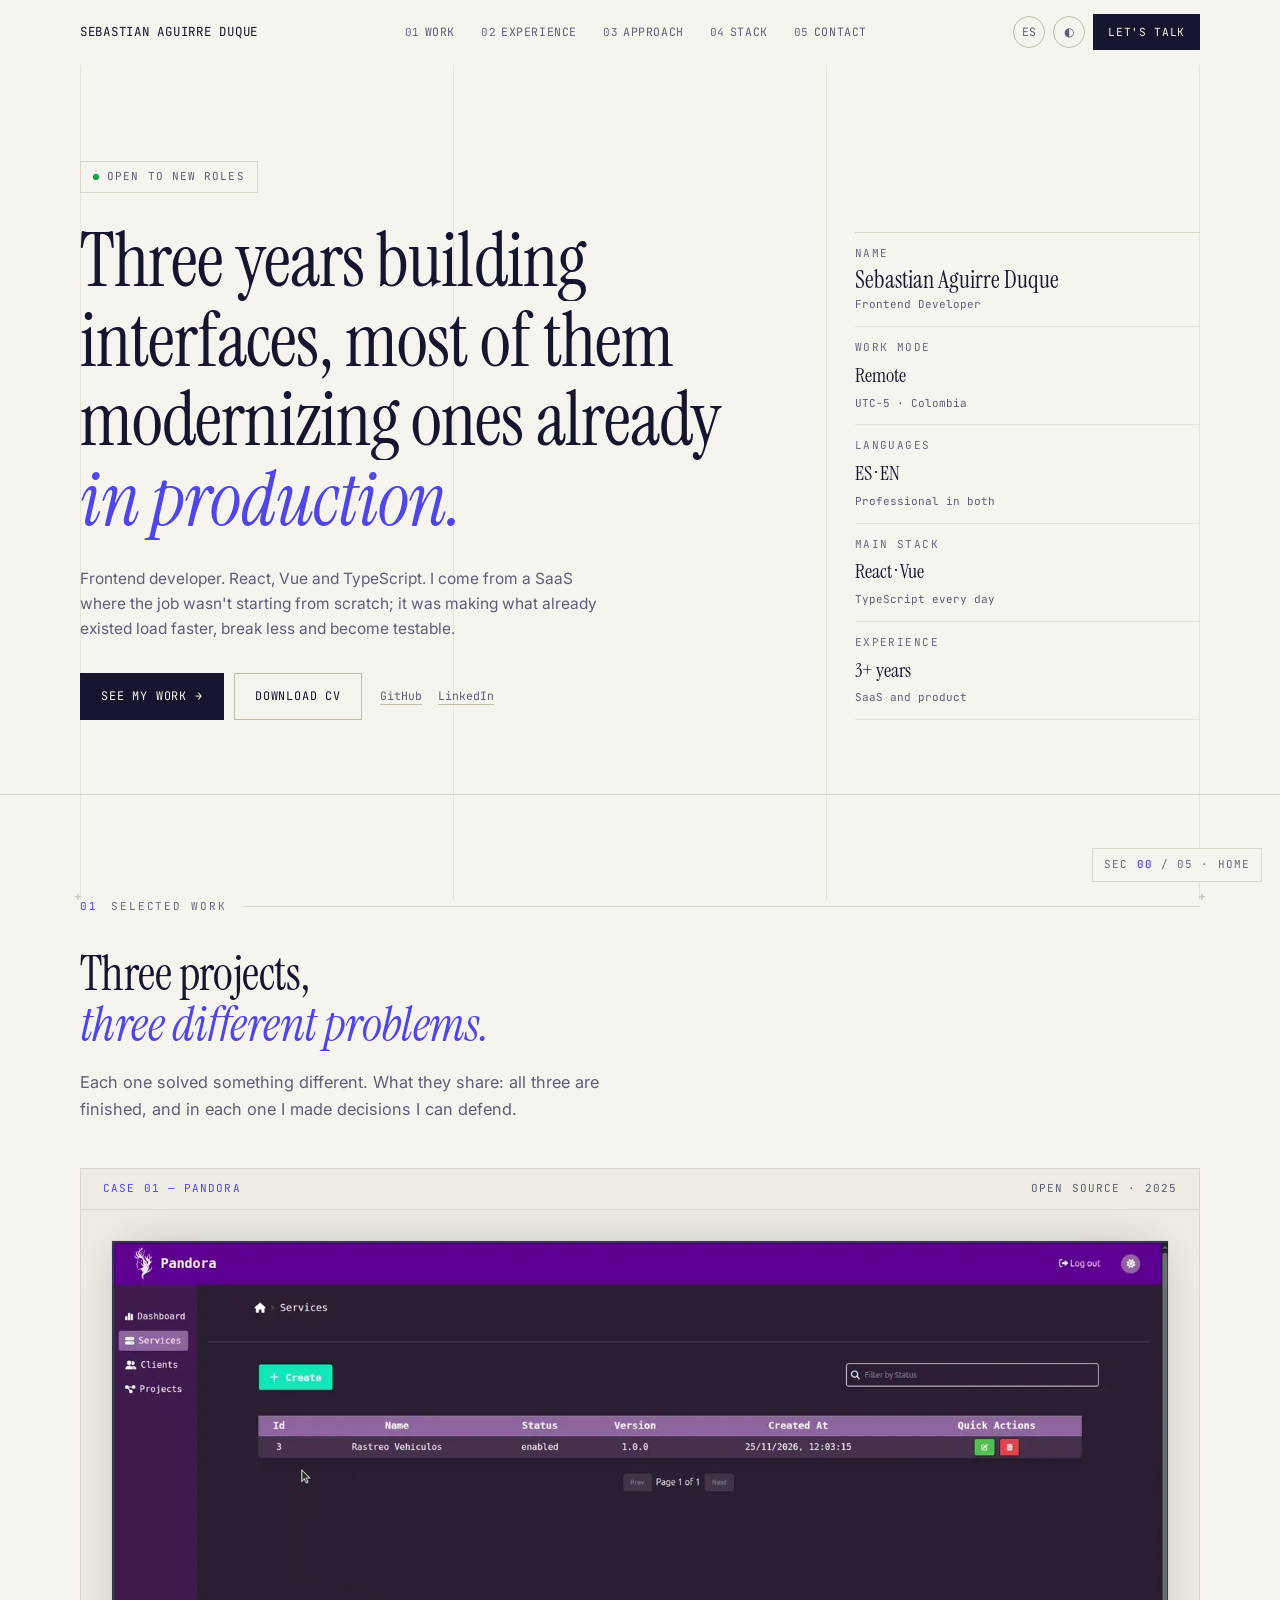
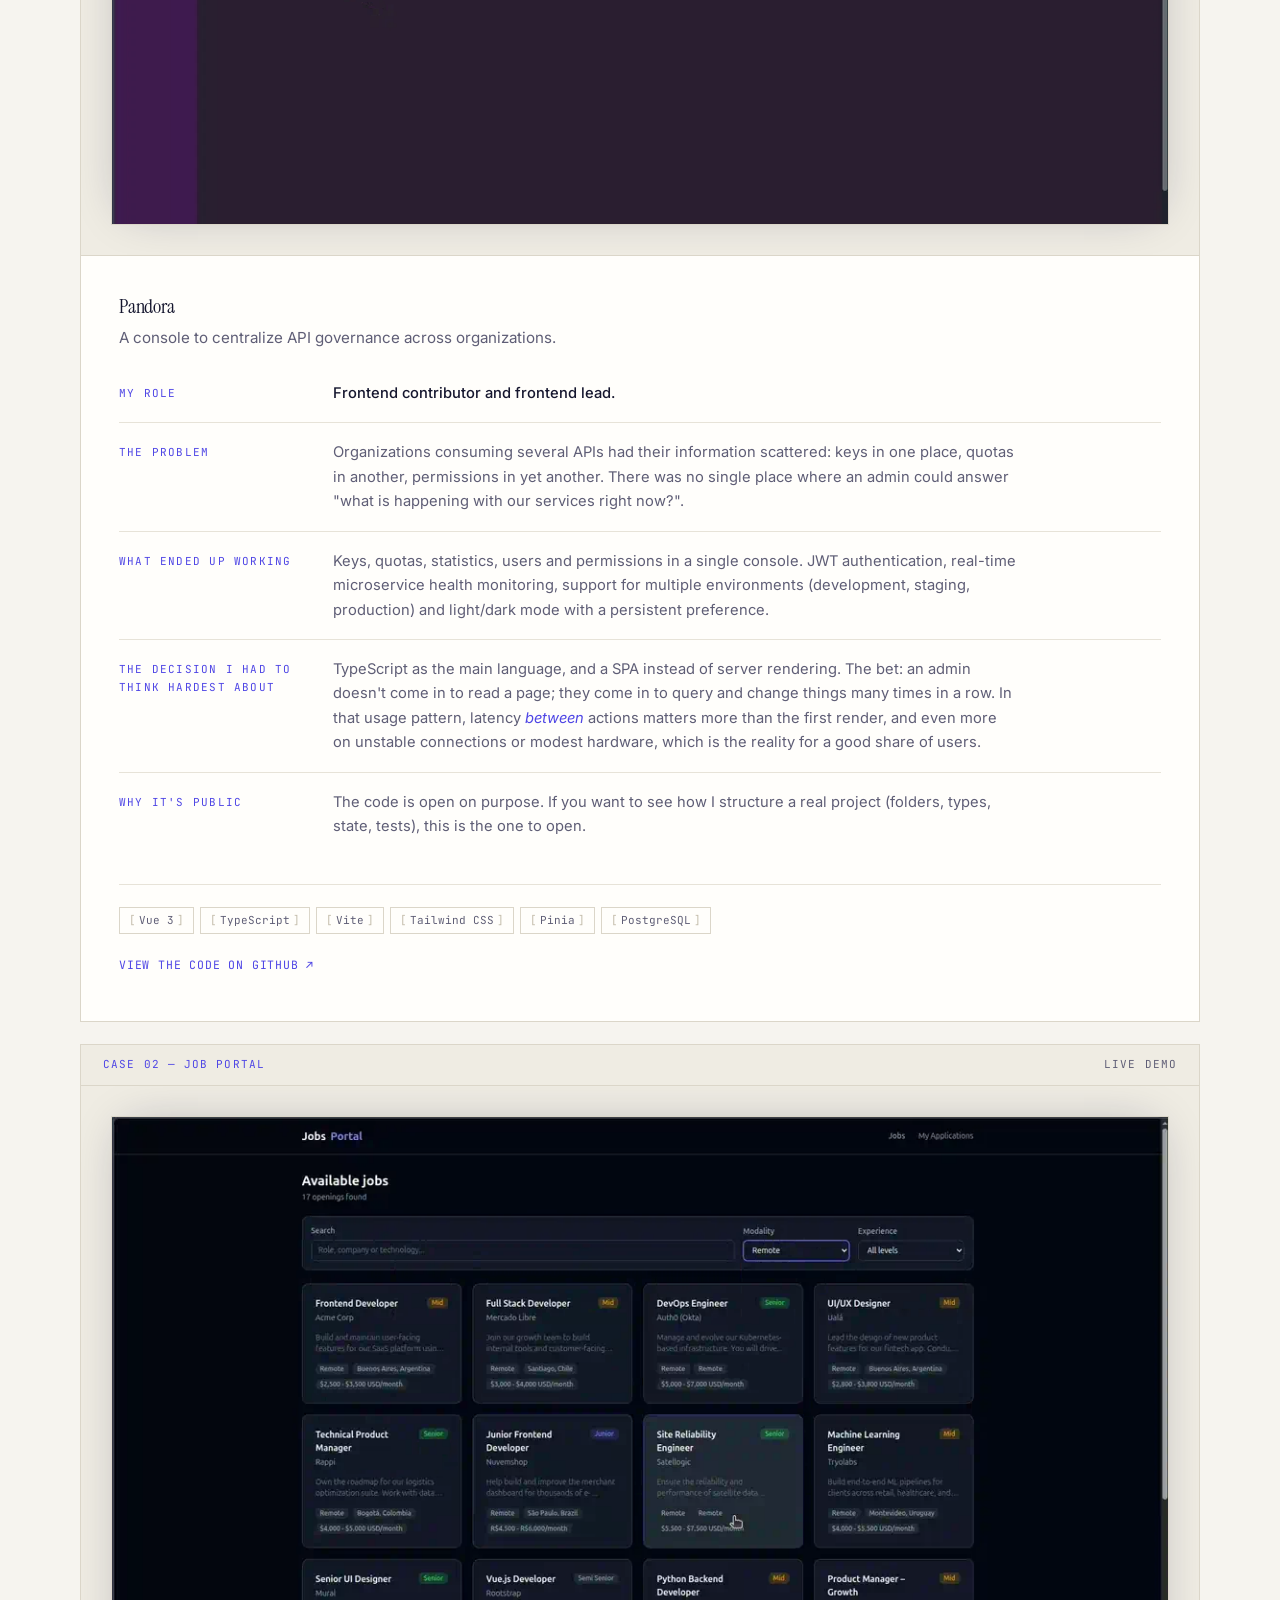
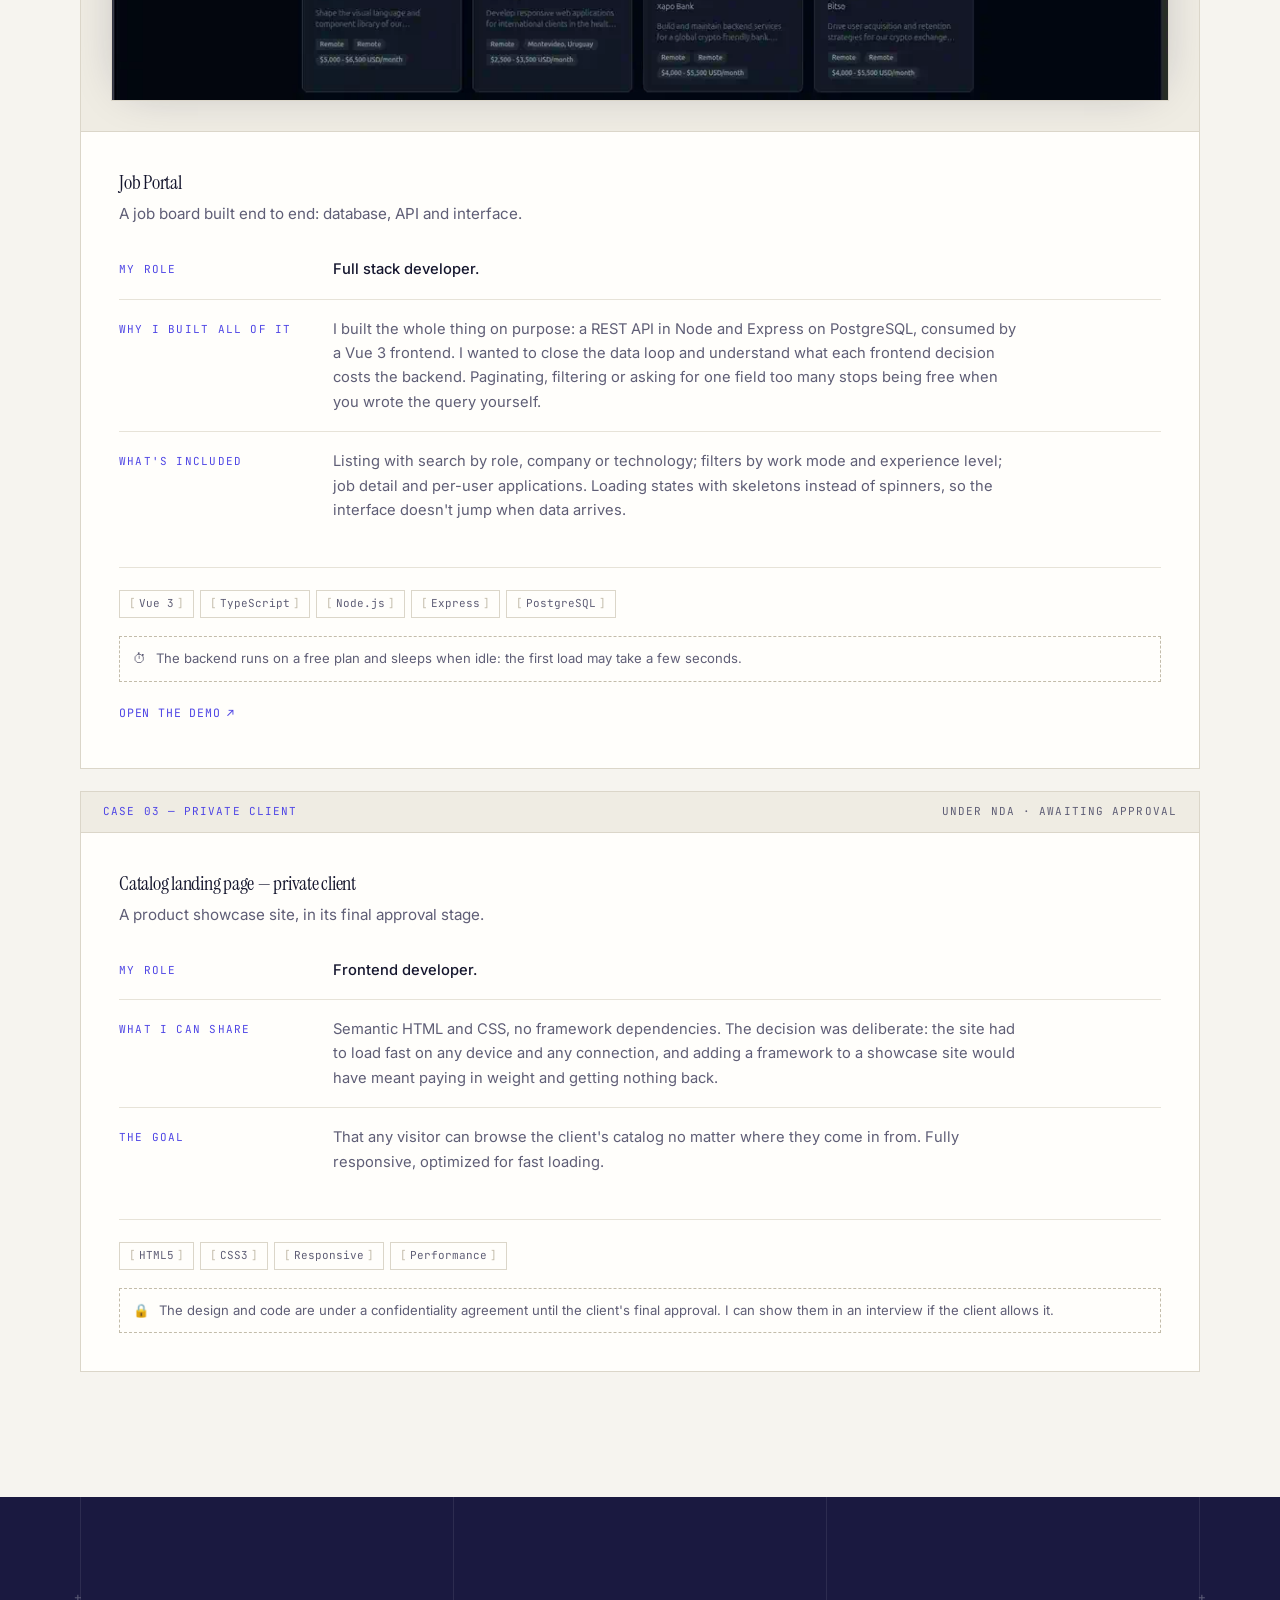
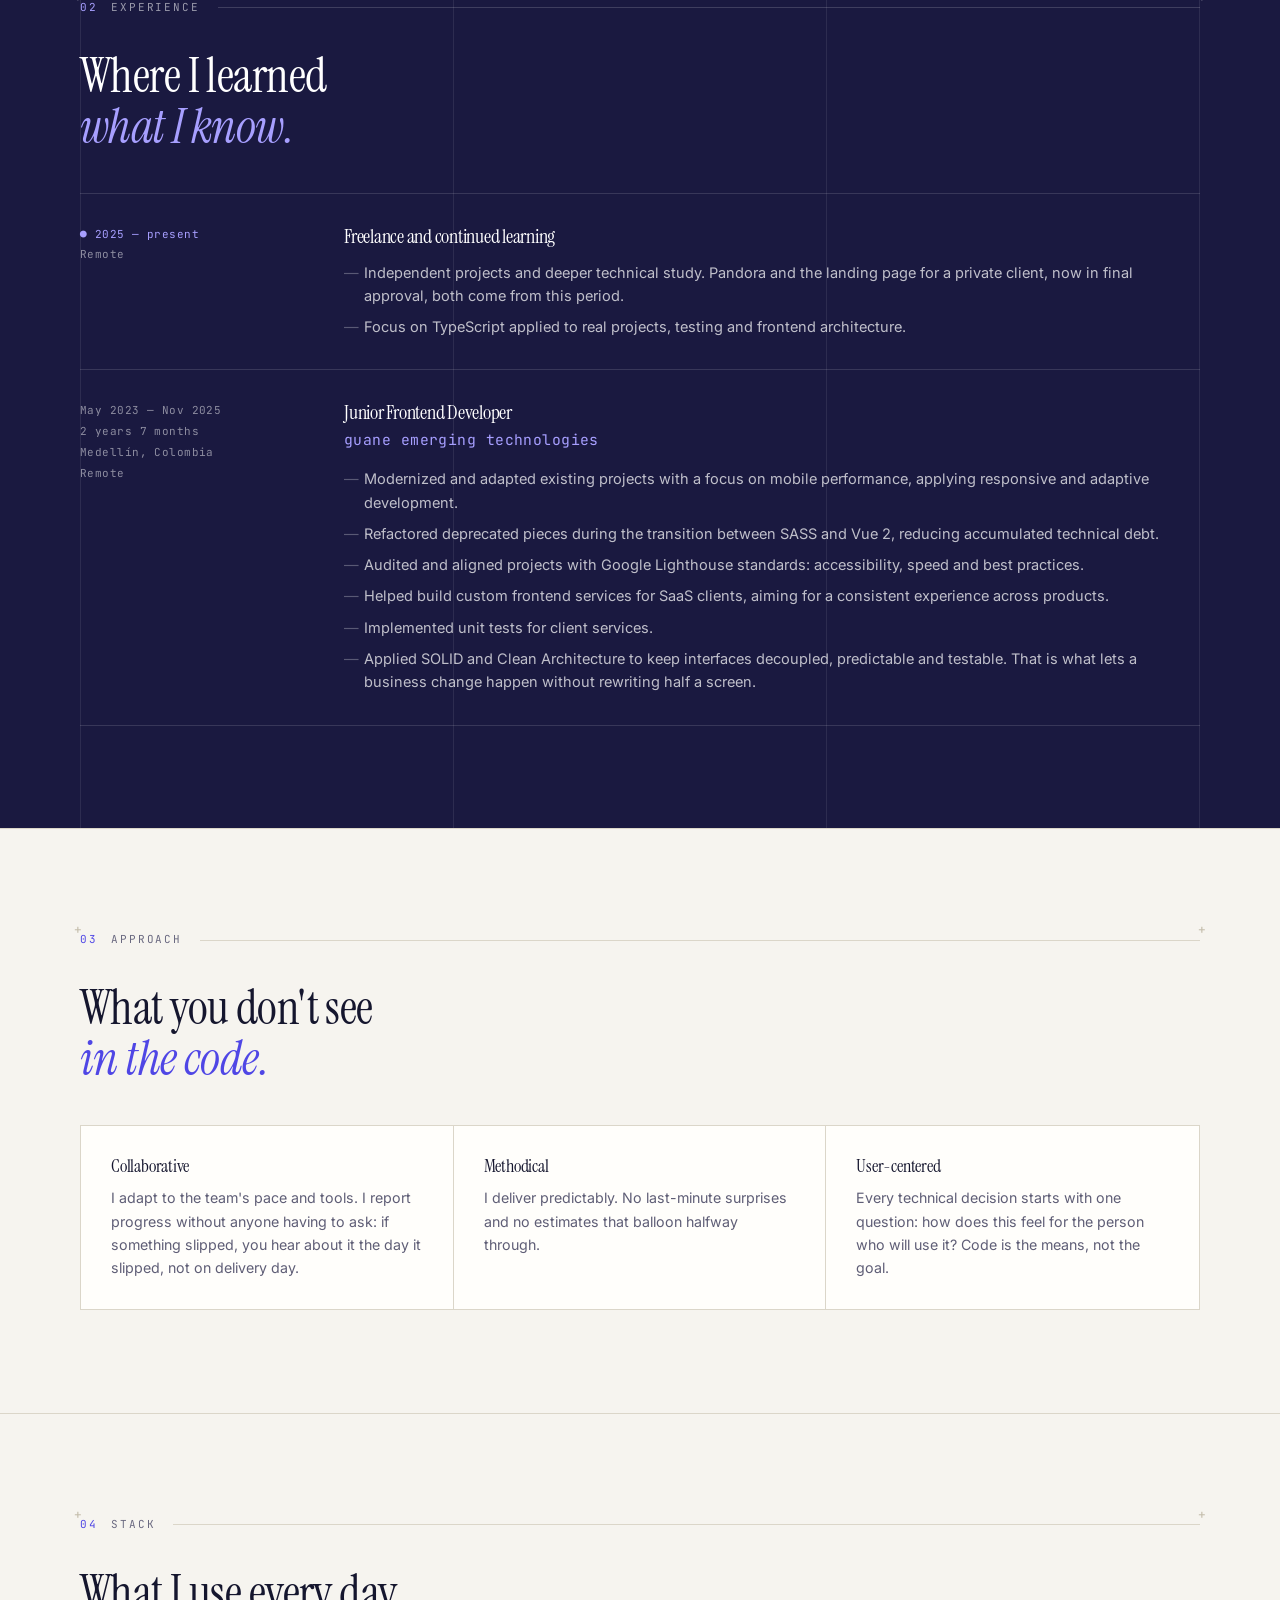
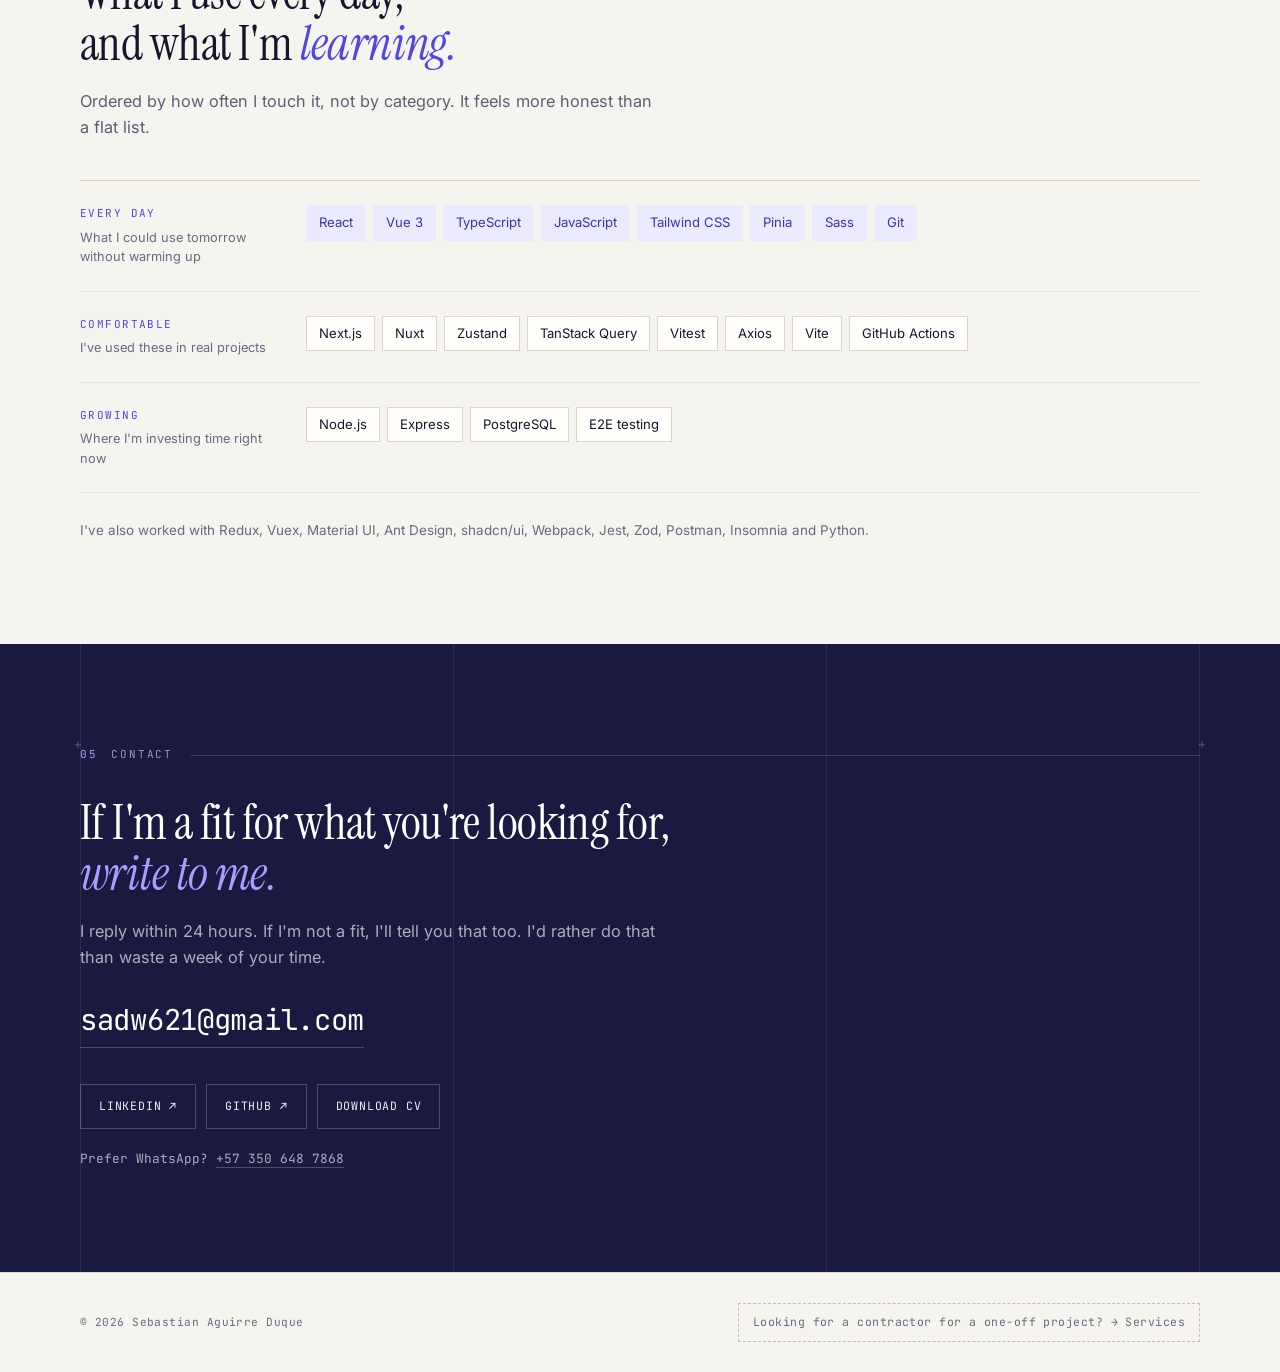
<file: index.html>
<!DOCTYPE html>
<html lang="es">
<head>
  <meta charset="UTF-8">
  <meta name="viewport" content="width=device-width, initial-scale=1.0, viewport-fit=cover">
  <title data-i18n="home.meta_title">Sebastian Aguirre Duque — Frontend Developer</title>
  <meta name="description" content="Frontend developer con 3+ años construyendo interfaces, la mayoría modernizando sistemas en producción. React, Vue y TypeScript. Remoto desde Colombia." data-i18n-content="home.meta_description">
  <meta name="author" content="Sebastian Aguirre Duque">
  <meta name="robots" content="index, follow">
  <!-- TODO: update href to your deployed domain -->
  <link rel="canonical" href="https://sebastianaguirreduque.dev/">

  <!-- Open Graph -->
  <meta property="og:type" content="website">
  <meta property="og:locale" content="es_CO">
  <meta property="og:locale:alternate" content="en_US">
  <meta property="og:title" content="Sebastian Aguirre Duque — Frontend Developer" data-i18n-content="home.meta_title">
  <meta property="og:description" content="Tres años construyendo interfaces, la mayoría modernizando las que ya estaban en producción. React, Vue y TypeScript." data-i18n-content="home.og_description">
  <!-- Social preview card (1200×630), generated from og/og-home.html by og/render.sh.
       Must be an absolute public URL: update the domain together with the other TODOs. -->
  <meta property="og:image" content="https://sebastianaguirreduque.dev/assets/og-home.jpg">
  <meta property="og:image:type" content="image/jpeg">
  <meta property="og:image:width" content="1200">
  <meta property="og:image:height" content="630">
  <meta property="og:image:alt" content="Sebastian Aguirre Duque — Frontend Developer. React, Vue y TypeScript; 3+ años; remoto desde Colombia.">
  <!-- hreflang: ES and EN share one URL (the language switches client-side), so there are no
       per-language URLs to point alternates at; add <link rel="alternate" hreflang> only if /en/ routes are created. -->
  <!-- TODO: update og:url to your deployed domain -->
  <meta property="og:url" content="https://sebastianaguirreduque.dev/">

  <!-- Twitter Card -->
  <meta name="twitter:card" content="summary_large_image">
  <meta name="twitter:image" content="https://sebastianaguirreduque.dev/assets/og-home.jpg">
  <meta name="twitter:title" content="Sebastian Aguirre Duque — Frontend Developer" data-i18n-content="home.meta_title">
  <meta name="twitter:description" content="Tres años construyendo interfaces, la mayoría modernizando las que ya estaban en producción. React, Vue y TypeScript." data-i18n-content="home.og_description">

  <link rel="icon" type="image/png" href="assets/sebastian-favicon.png">

  <!-- Before first paint: marks JS as available (.js) and applies the theme (key: sad-theme) -->
  <script>
    (function () {
      var r = document.documentElement, s = null;
      r.classList.add('js'); /* reveal/HUD/menu only hide things when JS is running */
      try { s = localStorage.getItem('sad-theme'); } catch (e) {}
      if (s === 'dark' || s === 'light') r.setAttribute('data-theme', s);
      else if (matchMedia('(prefers-color-scheme: dark)').matches) r.setAttribute('data-theme', 'dark');
    })();
  </script>

  <link rel="preconnect" href="https://fonts.googleapis.com">
  <link rel="preconnect" href="https://fonts.gstatic.com" crossorigin>
  <link href="https://fonts.googleapis.com/css2?family=Instrument+Serif:ital@0;1&family=Inter:wght@400;500;600&family=JetBrains+Mono:wght@400;500&display=swap" rel="stylesheet">

  <link rel="stylesheet" href="css/styles.css">
</head>
<body>

  <a href="#main-content" class="skip-link" data-i18n="common.skip">Saltar al contenido</a>

  <div class="rules" aria-hidden="true"><div class="rules-in"><i></i><i></i><i></i><i></i></div></div>
  <div class="hud" id="hud" aria-hidden="true">SEC <b>00</b> / 05 · INICIO</div>

  <!-- ============================================================
       NAV — section numbers (data-n / <i>) must match the section heads
       ============================================================ -->
  <nav class="nav" id="nav" aria-label="Navegación principal" data-i18n-aria="common.nav_aria">
    <div class="wrap nav-in">
      <a href="#top" class="brand" aria-label="Inicio" data-i18n-aria="common.home_aria">Sebastian Aguirre Duque</a>
      <div class="nav-links">
        <a href="#work" data-n="01" data-i18n="home.nav_work">Trabajo</a>
        <a href="#experience" data-n="02" data-i18n="home.nav_experience">Experiencia</a>
        <a href="#approach" data-n="03" data-i18n="home.nav_approach">Enfoque</a>
        <a href="#stack" data-n="04" data-i18n="home.nav_stack">Stack</a>
        <a href="#contact" data-n="05" data-i18n="common.nav_contact">Contacto</a>
      </div>
      <div class="nav-right">
        <button type="button" class="ibtn" data-lang-toggle aria-label="Cambiar a inglés">EN</button>
        <button type="button" class="ibtn" id="theme" aria-label="Cambiar tema" data-i18n-aria="common.theme_aria">◐</button>
        <a class="navcta" href="#contact" data-i18n="common.cta">Hablemos</a>
        <button type="button" class="ibtn burger" id="burger" aria-label="Abrir menú" aria-expanded="false" aria-controls="mobnav" data-i18n-aria="common.menu_aria">≡</button>
      </div>
    </div>
    <div class="mobnav" id="mobnav">
      <div class="wrap">
        <a href="#work"><span data-i18n="home.nav_work">Trabajo</span><i>01</i></a>
        <a href="#experience"><span data-i18n="home.nav_experience">Experiencia</span><i>02</i></a>
        <a href="#approach"><span data-i18n="home.nav_approach">Enfoque</span><i>03</i></a>
        <a href="#stack"><span data-i18n="home.nav_stack">Stack</span><i>04</i></a>
        <a href="#contact"><span data-i18n="common.nav_contact">Contacto</span><i>05</i></a>
      </div>
    </div>
  </nav>

  <main id="main-content">

    <!-- ============================================================
         HERO
         ============================================================ -->
    <header class="hero" id="top" data-hud-key="home.hud_top">
      <div class="wrap hero-grid">
        <div class="status"><span class="dot" aria-hidden="true"></span> <span data-i18n="home.status">Disponible para nuevos roles</span></div>
        <h1>
          <span class="ln"><span data-i18n-html="home.h1_l1">Tres años construyendo</span></span>
          <span class="ln"><span data-i18n-html="home.h1_l2">interfaces, la mayoría</span></span>
          <span class="ln"><span data-i18n-html="home.h1_l3">modernizando las que ya</span></span>
          <span class="ln"><span data-i18n-html="home.h1_l4"><em>estaban en producción.</em></span></span>
        </h1>
        <p class="hsub" data-i18n="home.hsub">Frontend developer. React, Vue y TypeScript. Vengo de un SaaS donde el trabajo no era empezar de cero, sino hacer que lo existente cargara más rápido, se rompiera menos y se pudiera testear.</p>
        <div class="hcta">
          <a class="btn btn-p" href="#work"><span data-i18n="home.cta_work">Ver trabajo</span> <span class="arr" aria-hidden="true">→</span></a>
          <a class="btn btn-g" href="assets/Curriculum_Sebastian-Aguirre-Duque.pdf" download data-i18n="common.cv" data-i18n-href="common.cv_href">Descargar CV</a>
          <span class="ilinks">
            <a href="https://github.com/sad-sad-094" target="_blank" rel="noopener">GitHub</a>
            <a href="https://www.linkedin.com/in/sebastian-aguirre-duque-05b9b082" target="_blank" rel="noopener">LinkedIn</a>
            <a class="ilinks-contact" href="#contact" data-i18n="home.hero_contact">Contacto</a>
          </span>
        </div>
        <div class="spec">
          <div class="srow srow--name"><span class="skey" data-i18n="common.spec_name_k">Nombre</span><span class="sval">Sebastian Aguirre Duque</span><span class="snote">Frontend Developer</span></div>
          <div class="srow"><span class="skey" data-i18n="common.spec_mode_k">Modalidad</span><span class="sval" data-i18n="common.spec_mode_v">Remoto</span><span class="snote">UTC−5 · Colombia</span></div>
          <div class="srow"><span class="skey" data-i18n="common.spec_lang_k">Idiomas</span><span class="sval">ES · EN</span><span class="snote" data-i18n="common.spec_lang_n">Profesional en ambos</span></div>
          <div class="srow"><span class="skey" data-i18n="home.spec_stack_k">Stack principal</span><span class="sval">React · Vue</span><span class="snote" data-i18n="home.spec_stack_n">TypeScript a diario</span></div>
          <div class="srow"><span class="skey" data-i18n="home.spec_exp_k">Experiencia</span><span class="sval" data-i18n="home.spec_exp_v">3+ años</span><span class="snote" data-i18n="home.spec_exp_n">SaaS y producto</span></div>
        </div>
      </div>
    </header>

    <!-- ============================================================
         01 · WORK
         ============================================================ -->
    <section id="work">
      <div class="wrap">
        <span class="plus tl" aria-hidden="true">+</span><span class="plus tr" aria-hidden="true">+</span>
        <div class="sechead rv">
          <div class="sechead-row"><span class="secnum">01</span><span class="secname" data-i18n="home.work_name">Trabajo seleccionado</span></div>
          <div class="secrule"></div>
        </div>
        <div class="sec-intro sec-intro--wide rv">
          <h2 data-i18n-html="home.work_h2">Tres proyectos,<br><em>tres problemas distintos.</em></h2>
          <p class="lead" data-i18n="home.work_lead">Cada uno resolvía algo diferente. Lo que comparten: los tres están terminados, y en cada uno tomé decisiones que puedo defender.</p>
        </div>

        <!-- Case 01 — Pandora -->
        <article class="case rv">
          <div class="casebar"><span class="id" data-i18n="home.pandora_id">CASO 01 — PANDORA</span><span class="st" data-i18n="home.pandora_status">Open source · 2025</span></div>
          <div class="media media--full"><img src="assets/img/pandora.webp" width="1440" height="796" loading="lazy" alt="Panel de administración de Pandora: desde el menú lateral se navega entre Dashboard, Servicios, Clientes y Proyectos; cada sección lista sus registros en una tabla filtrable por estado, con acciones para crear, editar y eliminar" data-i18n-alt="home.pandora_alt"></div>
          <div class="casebody">
            <h3>Pandora</h3>
            <p class="oneline" data-i18n="home.pandora_oneline">Consola para centralizar el gobierno de APIs entre organizaciones.</p>
            <div class="fields">
              <div class="field field--role"><span class="fk" data-i18n="home.role_k">Mi rol</span><span class="fv" data-i18n="home.pandora_role">Contribuidor y líder de frontend.</span></div>
              <div class="field"><span class="fk" data-i18n="home.pandora_f1_k">El problema</span><span class="fv" data-i18n="home.pandora_f1_v">Las organizaciones que consumen varias APIs tenían la información repartida: las keys en un lado, las cuotas en otro, los permisos en otro. No existía un solo lugar donde un administrador pudiera responder «¿qué está pasando con nuestros servicios ahora mismo?».</span></div>
              <div class="field"><span class="fk" data-i18n="home.pandora_f2_k">Qué quedó funcionando</span><span class="fv" data-i18n="home.pandora_f2_v">Keys, cuotas, estadísticas, usuarios y permisos en una sola consola. Autenticación con JWT, monitoreo del estado de microservicios en tiempo real, soporte para múltiples entornos (development, staging, production) y modo claro/oscuro con preferencia persistente.</span></div>
              <div class="field"><span class="fk" data-i18n="home.pandora_f3_k">La decisión que me costó pensar</span><span class="fv" data-i18n-html="home.pandora_f3_v">TypeScript como lenguaje principal y SPA en lugar de render por servidor. La apuesta: un administrador no entra a leer una página, entra a consultar y modificar muchas veces seguidas. En ese patrón de uso, la latencia <em>entre</em> acciones pesa más que el primer render, y pesa todavía más en conexiones inestables o equipos modestos, que es la realidad de buena parte de los usuarios.</span></div>
              <div class="field"><span class="fk" data-i18n="home.pandora_f4_k">Por qué es público</span><span class="fv" data-i18n="home.pandora_f4_v">El código está abierto a propósito. Si alguien quiere ver cómo estructuro un proyecto de verdad (carpetas, tipos, estado, pruebas), este es el que hay que abrir.</span></div>
            </div>
            <ul class="tags"><li class="tag">Vue 3</li><li class="tag">TypeScript</li><li class="tag">Vite</li><li class="tag">Tailwind CSS</li><li class="tag">Pinia</li><li class="tag">PostgreSQL</li></ul>
            <a class="clink" href="https://github.com/PandoraSuite/pandora-admin" target="_blank" rel="noopener"><span data-i18n="home.pandora_link">Ver el código en GitHub</span> <span class="arr" aria-hidden="true">↗</span></a>
          </div>
        </article>

        <!-- Case 02 — Job Portal -->
        <article class="case rv">
          <div class="casebar"><span class="id" data-i18n="home.jobs_id">CASO 02 — JOB PORTAL</span><span class="st" data-i18n="home.jobs_status">Demo en vivo</span></div>
          <div class="media media--full"><img src="assets/img/jobportal.webp" width="1100" height="608" loading="lazy" alt="Portal de empleo Job Portal: se buscan vacantes por rol, empresa o tecnología y se filtran por modalidad y experiencia; cada vacante se muestra como tarjeta con nivel, ubicación y salario, y desde el menú se consultan las postulaciones propias" data-i18n-alt="home.jobs_alt"></div>
          <div class="casebody">
            <h3>Job Portal</h3>
            <p class="oneline" data-i18n="home.jobs_oneline">Portal de empleo construido de punta a punta: base de datos, API e interfaz.</p>
            <div class="fields">
              <div class="field field--role"><span class="fk" data-i18n="home.role_k">Mi rol</span><span class="fv" data-i18n="home.jobs_role">Desarrollador full stack.</span></div>
              <div class="field"><span class="fk" data-i18n="home.jobs_f1_k">Por qué lo hice completo</span><span class="fv" data-i18n="home.jobs_f1_v">Lo construí entero a propósito: API REST en Node y Express sobre PostgreSQL, consumida por un frontend en Vue 3. Quería cerrar el ciclo del dato y entender qué le cuesta al backend cada decisión que tomo en el frontend. Paginar, filtrar o pedir un campo de más deja de ser gratis cuando tú mismo escribiste la consulta.</span></div>
              <div class="field"><span class="fk" data-i18n="home.jobs_f2_k">Qué incluye</span><span class="fv" data-i18n="home.jobs_f2_v">Listado con búsqueda por rol, empresa o tecnología; filtros por modalidad y nivel de experiencia; detalle de vacante y postulaciones por usuario. Estados de carga con skeletons en vez de spinners, para que la interfaz no salte cuando llegan los datos.</span></div>
            </div>
            <ul class="tags"><li class="tag">Vue 3</li><li class="tag">TypeScript</li><li class="tag">Node.js</li><li class="tag">Express</li><li class="tag">PostgreSQL</li></ul>
            <div class="note"><span aria-hidden="true">⏱</span><span data-i18n="home.jobs_note">El backend corre en un plan gratuito y se duerme por inactividad: la primera carga puede tardar unos segundos.</span></div>
            <a class="clink" href="https://jobs-portal-frontend-ashy.vercel.app" target="_blank" rel="noopener"><span data-i18n="home.jobs_link">Abrir el demo</span> <span class="arr" aria-hidden="true">↗</span></a>
          </div>
        </article>

        <!-- Case 03 — Private client (NDA) -->
        <article class="case rv">
          <div class="casebar"><span class="id" data-i18n="home.nda_id">CASO 03 — CLIENTE PRIVADO</span><span class="st" data-i18n="home.nda_status">Bajo NDA · En aprobación</span></div>
          <div class="casebody">
            <h3 data-i18n="home.nda_title">Landing de catálogo — cliente privado</h3>
            <p class="oneline" data-i18n="home.nda_oneline">Sitio de presentación de producto, en etapa de aprobación final.</p>
            <div class="fields">
              <div class="field field--role"><span class="fk" data-i18n="home.role_k">Mi rol</span><span class="fv" data-i18n="home.nda_role">Desarrollador frontend.</span></div>
              <div class="field"><span class="fk" data-i18n="home.nda_f1_k">Lo que sí puedo contar</span><span class="fv" data-i18n="home.nda_f1_v">HTML y CSS semánticos, sin dependencias de framework. La decisión fue deliberada: el sitio tenía que cargar rápido en cualquier dispositivo y con cualquier conexión, y meter un framework para un sitio de presentación habría sido pagar peso sin recibir nada a cambio.</span></div>
              <div class="field"><span class="fk" data-i18n="home.nda_f2_k">El objetivo</span><span class="fv" data-i18n="home.nda_f2_v">Que cualquier visitante pueda conocer el catálogo del cliente sin importar desde dónde entre. Full responsive, optimizado para carga rápida.</span></div>
            </div>
            <ul class="tags"><li class="tag">HTML5</li><li class="tag">CSS3</li><li class="tag">Responsive</li><li class="tag">Performance</li></ul>
            <div class="note"><span aria-hidden="true">🔒</span><span data-i18n="home.nda_note">El diseño y el código están bajo acuerdo de confidencialidad hasta la aprobación final del cliente. Puedo mostrarlos en una entrevista si el cliente lo autoriza.</span></div>
          </div>
        </article>
      </div>
    </section>

    <!-- ============================================================
         02 · EXPERIENCE (dark band)
         ============================================================ -->
    <section id="experience" class="band">
      <div class="bandrules" aria-hidden="true"><div class="rules-in"><i></i><i></i><i></i><i></i></div></div>
      <div class="wrap">
        <span class="plus tl" aria-hidden="true">+</span><span class="plus tr" aria-hidden="true">+</span>
        <div class="sechead rv">
          <div class="sechead-row"><span class="secnum">02</span><span class="secname" data-i18n="home.nav_experience">Experiencia</span></div>
          <div class="secrule"></div>
        </div>
        <div class="sec-intro rv"><h2 data-i18n-html="home.exp_h2">Dónde aprendí<br><em>lo que sé.</em></h2></div>
        <div class="timeline">
          <div class="job rv">
            <div class="jmeta"><span class="on" data-i18n="home.job1_dates">● 2025 — presente</span><br><span data-i18n="common.remote">Remoto</span></div>
            <div>
              <h3 data-i18n="home.job1_title">Freelance y formación</h3>
              <ul>
                <li data-i18n="home.job1_b1">Proyectos por cuenta propia y profundización técnica. De este período salen Pandora y la landing para un cliente privado, hoy en aprobación final.</li>
                <li data-i18n="home.job1_b2">Foco en TypeScript aplicado a proyectos reales, testing y arquitectura de frontend.</li>
              </ul>
            </div>
          </div>
          <div class="job rv">
            <div class="jmeta" data-i18n-html="home.job2_meta">may 2023 — nov 2025<br>2 años 7 meses<br>Medellín, Colombia<br>Remoto</div>
            <div>
              <h3>Junior Frontend Developer</h3>
              <div class="jco">guane emerging technologies</div>
              <ul>
                <li data-i18n="home.job2_b1">Modernicé y adapté proyectos existentes con foco en el rendimiento en dispositivos móviles, aplicando desarrollo responsive y adaptativo.</li>
                <li data-i18n="home.job2_b2">Refactoricé elementos deprecados en la transición entre SASS y Vue 2, reduciendo deuda técnica acumulada.</li>
                <li data-i18n="home.job2_b3">Audité y alineé los proyectos a los estándares de Google Lighthouse: accesibilidad, velocidad y buenas prácticas.</li>
                <li data-i18n="home.job2_b4">Participé en la creación de servicios frontend a la medida para clientes bajo modelo SaaS, buscando una experiencia consistente entre productos.</li>
                <li data-i18n="home.job2_b5">Implementé pruebas unitarias sobre los servicios de cliente.</li>
                <li data-i18n="home.job2_b6">Apliqué SOLID y Clean Architecture para dejar interfaces desacopladas, predecibles y testeables. Eso es lo que permite que un cambio de negocio no obligue a reescribir media pantalla.</li>
              </ul>
            </div>
          </div>
        </div>
      </div>
    </section>

    <!-- ============================================================
         03 · APPROACH
         ============================================================ -->
    <section id="approach">
      <div class="wrap">
        <span class="plus tl" aria-hidden="true">+</span><span class="plus tr" aria-hidden="true">+</span>
        <div class="sechead rv">
          <div class="sechead-row"><span class="secnum">03</span><span class="secname" data-i18n="home.nav_approach">Enfoque</span></div>
          <div class="secrule"></div>
        </div>
        <div class="sec-intro rv"><h2 data-i18n-html="home.approach_h2">Lo que no se ve<br><em>en el código.</em></h2></div>
        <div class="traits rv">
          <div class="trait"><h3 data-i18n="home.trait1_t">Colaborativo</h3><p data-i18n="home.trait1_p">Me adapto al ritmo y a las herramientas del equipo. Comunico avances sin que haya que preguntar: si algo se atrasó, se sabe el día que se atrasó, no el día de la entrega.</p></div>
          <div class="trait"><h3 data-i18n="home.trait2_t">Metódico</h3><p data-i18n="home.trait2_p">Entrego de forma predecible. Sin sorpresas de última hora y sin estimaciones que se inflan a mitad de camino.</p></div>
          <div class="trait"><h3 data-i18n="home.trait3_t">Centrado en el usuario</h3><p data-i18n="home.trait3_p">Cada decisión técnica nace de una pregunta: ¿cómo se siente esto para quien lo va a usar? El código es el medio, no el objetivo.</p></div>
        </div>
      </div>
    </section>

    <!-- ============================================================
         04 · STACK
         ============================================================ -->
    <section id="stack">
      <div class="wrap">
        <span class="plus tl" aria-hidden="true">+</span><span class="plus tr" aria-hidden="true">+</span>
        <div class="sechead rv">
          <div class="sechead-row"><span class="secnum">04</span><span class="secname" data-i18n="home.nav_stack">Stack</span></div>
          <div class="secrule"></div>
        </div>
        <div class="sec-intro rv">
          <h2 data-i18n-html="home.stack_h2">Lo que uso a diario,<br>y lo que estoy <em>aprendiendo.</em></h2>
          <p class="lead" data-i18n="home.stack_lead">Ordenado por qué tan seguido lo toco, no por categoría. Me parece más honesto que una lista plana.</p>
        </div>
        <div class="rv">
          <div class="tier">
            <div><div class="tl-k" data-i18n="home.tier1_k">A diario</div><div class="tl-d" data-i18n="home.tier1_d">Lo que podría usar mañana sin calentamiento</div></div>
            <ul class="chips">
              <li class="chip pri">React</li><li class="chip pri">Vue 3</li><li class="chip pri">TypeScript</li><li class="chip pri">JavaScript</li>
              <li class="chip pri">Tailwind CSS</li><li class="chip pri">Pinia</li><li class="chip pri">Sass</li><li class="chip pri">Git</li>
            </ul>
          </div>
          <div class="tier">
            <div><div class="tl-k" data-i18n="home.tier2_k">Cómodo</div><div class="tl-d" data-i18n="home.tier2_d">Los he usado en proyectos reales</div></div>
            <ul class="chips">
              <li class="chip">Next.js</li><li class="chip">Nuxt</li><li class="chip">Zustand</li><li class="chip">TanStack Query</li>
              <li class="chip">Vitest</li><li class="chip">Axios</li><li class="chip">Vite</li><li class="chip">GitHub Actions</li>
            </ul>
          </div>
          <div class="tier">
            <div><div class="tl-k" data-i18n="home.tier3_k">Creciendo</div><div class="tl-d" data-i18n="home.tier3_d">Donde estoy invirtiendo tiempo ahora</div></div>
            <ul class="chips">
              <li class="chip">Node.js</li><li class="chip">Express</li><li class="chip">PostgreSQL</li><li class="chip" data-i18n="home.chip_e2e">Testing E2E</li>
            </ul>
          </div>
          <p class="also" data-i18n="home.stack_also">También he trabajado con Redux, Vuex, Material UI, Ant Design, shadcn/ui, Webpack, Jest, Zod, Postman, Insomnia y Python.</p>
        </div>
      </div>
    </section>

    <!-- ============================================================
         05 · CONTACT (dark band)
         ============================================================ -->
    <section id="contact" class="band">
      <div class="bandrules" aria-hidden="true"><div class="rules-in"><i></i><i></i><i></i><i></i></div></div>
      <div class="wrap">
        <span class="plus tl" aria-hidden="true">+</span><span class="plus tr" aria-hidden="true">+</span>
        <div class="sechead rv">
          <div class="sechead-row"><span class="secnum">05</span><span class="secname" data-i18n="common.nav_contact">Contacto</span></div>
          <div class="secrule"></div>
        </div>
        <div class="contact-body rv">
          <h2 data-i18n-html="home.contact_h2">Si encajo con lo que buscas,<br><em>escríbeme.</em></h2>
          <p class="lead" data-i18n="home.contact_lead">Respondo en menos de 24 horas. Si no encajo, también te lo digo. Prefiero eso a hacerte perder una semana.</p>
          <a class="mail" href="mailto:sadw621@gmail.com">sadw621@gmail.com</a>
          <div class="cbtns">
            <a class="cbtn" href="https://www.linkedin.com/in/sebastian-aguirre-duque-05b9b082" target="_blank" rel="noopener">LinkedIn ↗</a>
            <a class="cbtn" href="https://github.com/sad-sad-094" target="_blank" rel="noopener">GitHub ↗</a>
            <a class="cbtn" href="assets/Curriculum_Sebastian-Aguirre-Duque.pdf" download data-i18n="common.cv" data-i18n-href="common.cv_href">Descargar CV</a>
          </div>
          <p class="wa"><span data-i18n="home.contact_wa">¿Prefieres WhatsApp?</span> <a href="https://wa.me/573506487868" target="_blank" rel="noopener">+57 350 648 7868</a></p>
        </div>
      </div>
    </section>

  </main>

  <!-- The link to /servicios lives here on purpose, not in the main menu -->
  <footer>
    <div class="wrap foot">
      <span>© <span data-year>2026</span> Sebastian Aguirre Duque</span>
      <a class="svc" href="servicios.html" data-i18n="home.footer_svc">¿Buscas un proveedor para un proyecto puntual? → Servicios</a>
    </div>
  </footer>

  <script type="module" src="js/main.js"></script>

  <!-- Structured data — SEO & AEO. Services/FAQ live in servicios.html -->
  <!-- TODO: replace all "sebastianaguirreduque.dev" with your deployed domain -->
  <script type="application/ld+json">
  {
    "@context": "https://schema.org",
    "@graph": [
      {
        "@type": "Person",
        "@id": "https://sebastianaguirreduque.dev/#person",
        "name": "Sebastian Aguirre Duque",
        "jobTitle": "Frontend Developer",
        "description": "Frontend developer with 3+ years building interfaces with React, Vue and TypeScript, most of them modernizing systems already in production — performance, accessibility and testable, decoupled architecture.",
        "email": "sadw621@gmail.com",
        "telephone": "+573506487868",
        "url": "https://sebastianaguirreduque.dev/",
        "sameAs": [
          "https://github.com/sad-sad-094",
          "https://www.linkedin.com/in/sebastian-aguirre-duque-05b9b082"
        ],
        "worksFor": { "@type": "Organization", "name": "Freelance" },
        "alumniOf": { "@type": "Organization", "name": "guane emerging technologies" },
        "knowsAbout": [
          "React", "Vue.js", "TypeScript", "JavaScript", "Tailwind CSS", "Pinia", "Sass", "Git",
          "Next.js", "Nuxt", "Zustand", "TanStack Query", "Vitest", "Axios", "Vite", "GitHub Actions",
          "Node.js", "Express", "PostgreSQL", "End-to-end Testing",
          "Redux", "Vuex", "Material UI", "Ant Design", "shadcn/ui", "Webpack", "Jest", "Zod", "Python",
          "Frontend Development", "Core Web Vitals", "Web Accessibility", "Performance Optimization",
          "SOLID", "Clean Architecture"
        ],
        "knowsLanguage": [
          { "@type": "Language", "name": "Spanish" },
          { "@type": "Language", "name": "English" }
        ],
        "address": { "@type": "PostalAddress", "addressCountry": "CO" }
      },
      {
        "@type": "WebSite",
        "@id": "https://sebastianaguirreduque.dev/#website",
        "name": "Sebastian Aguirre Duque — Frontend Developer",
        "url": "https://sebastianaguirreduque.dev/",
        "description": "Portafolio de Sebastian Aguirre Duque, frontend developer: React, Vue y TypeScript.",
        "inLanguage": ["es", "en"],
        "author": { "@id": "https://sebastianaguirreduque.dev/#person" }
      }
    ]
  }
  </script>
</body>
</html>
</file>
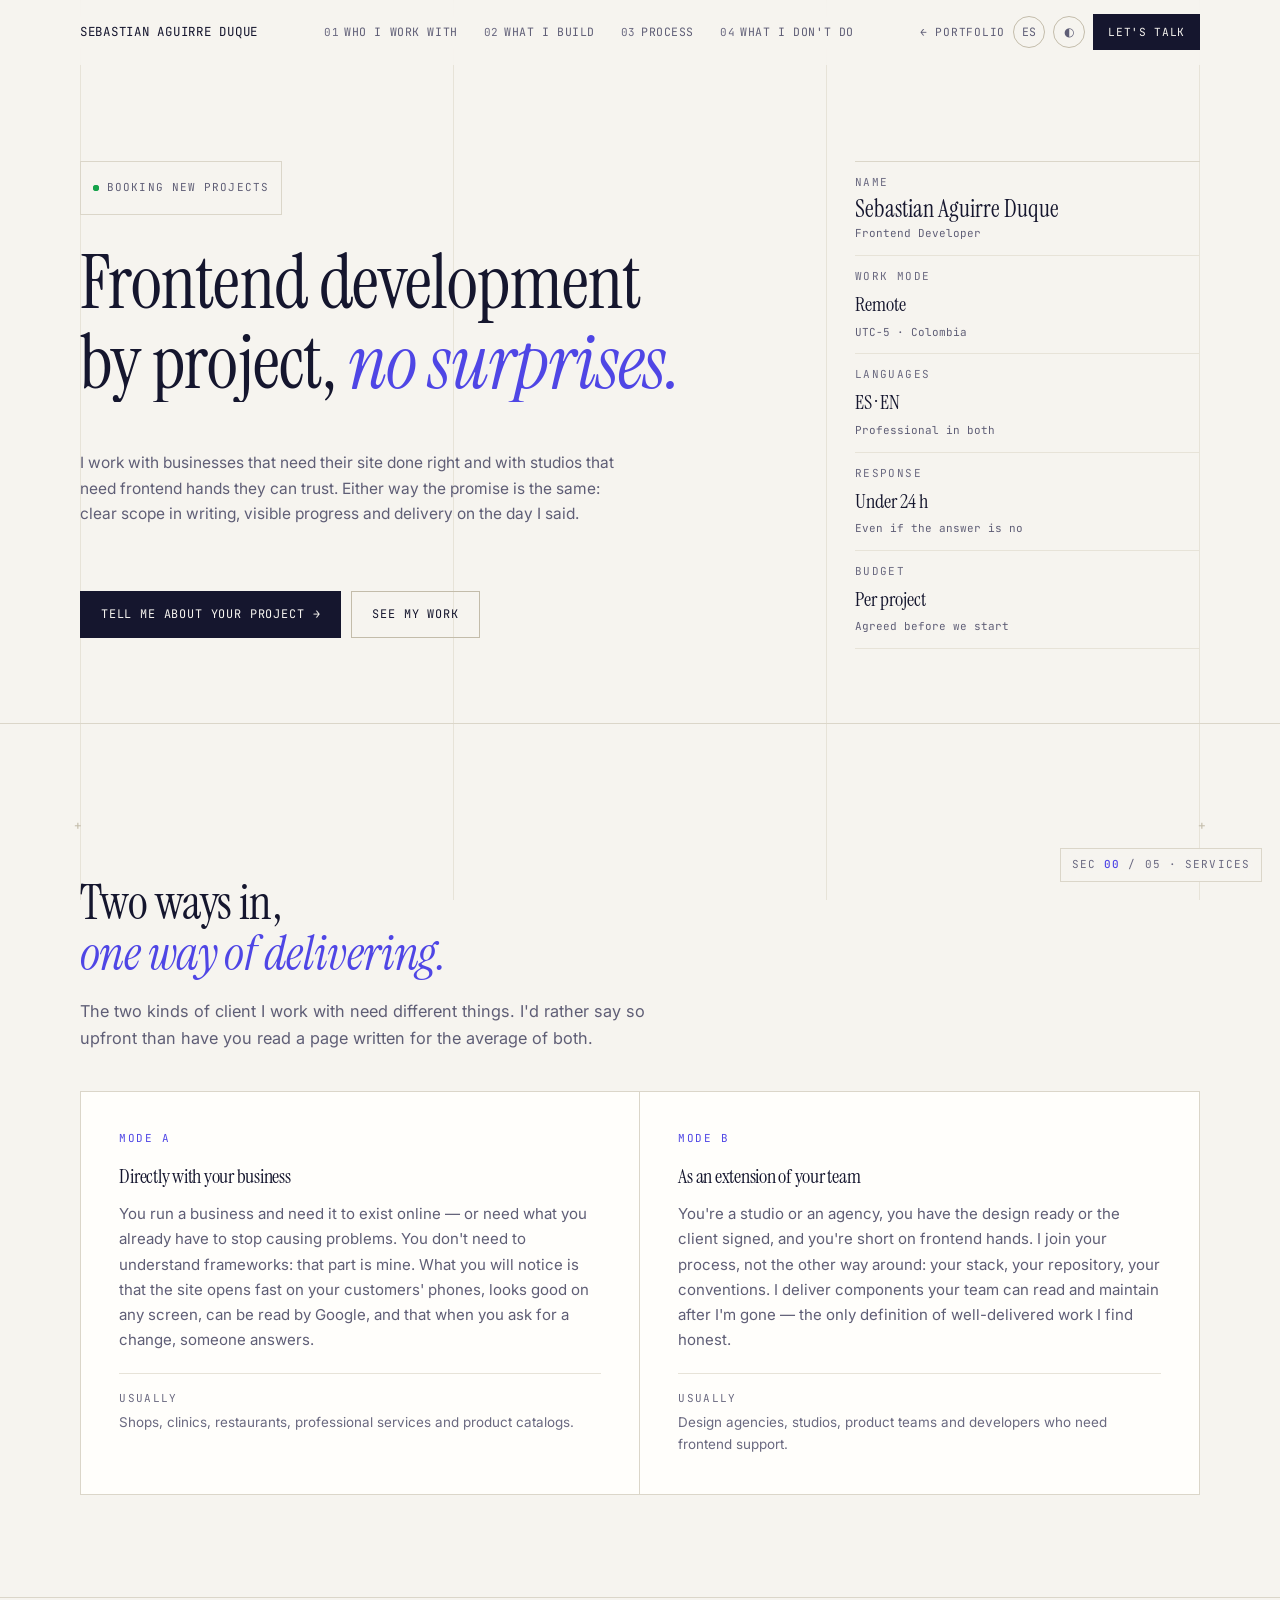
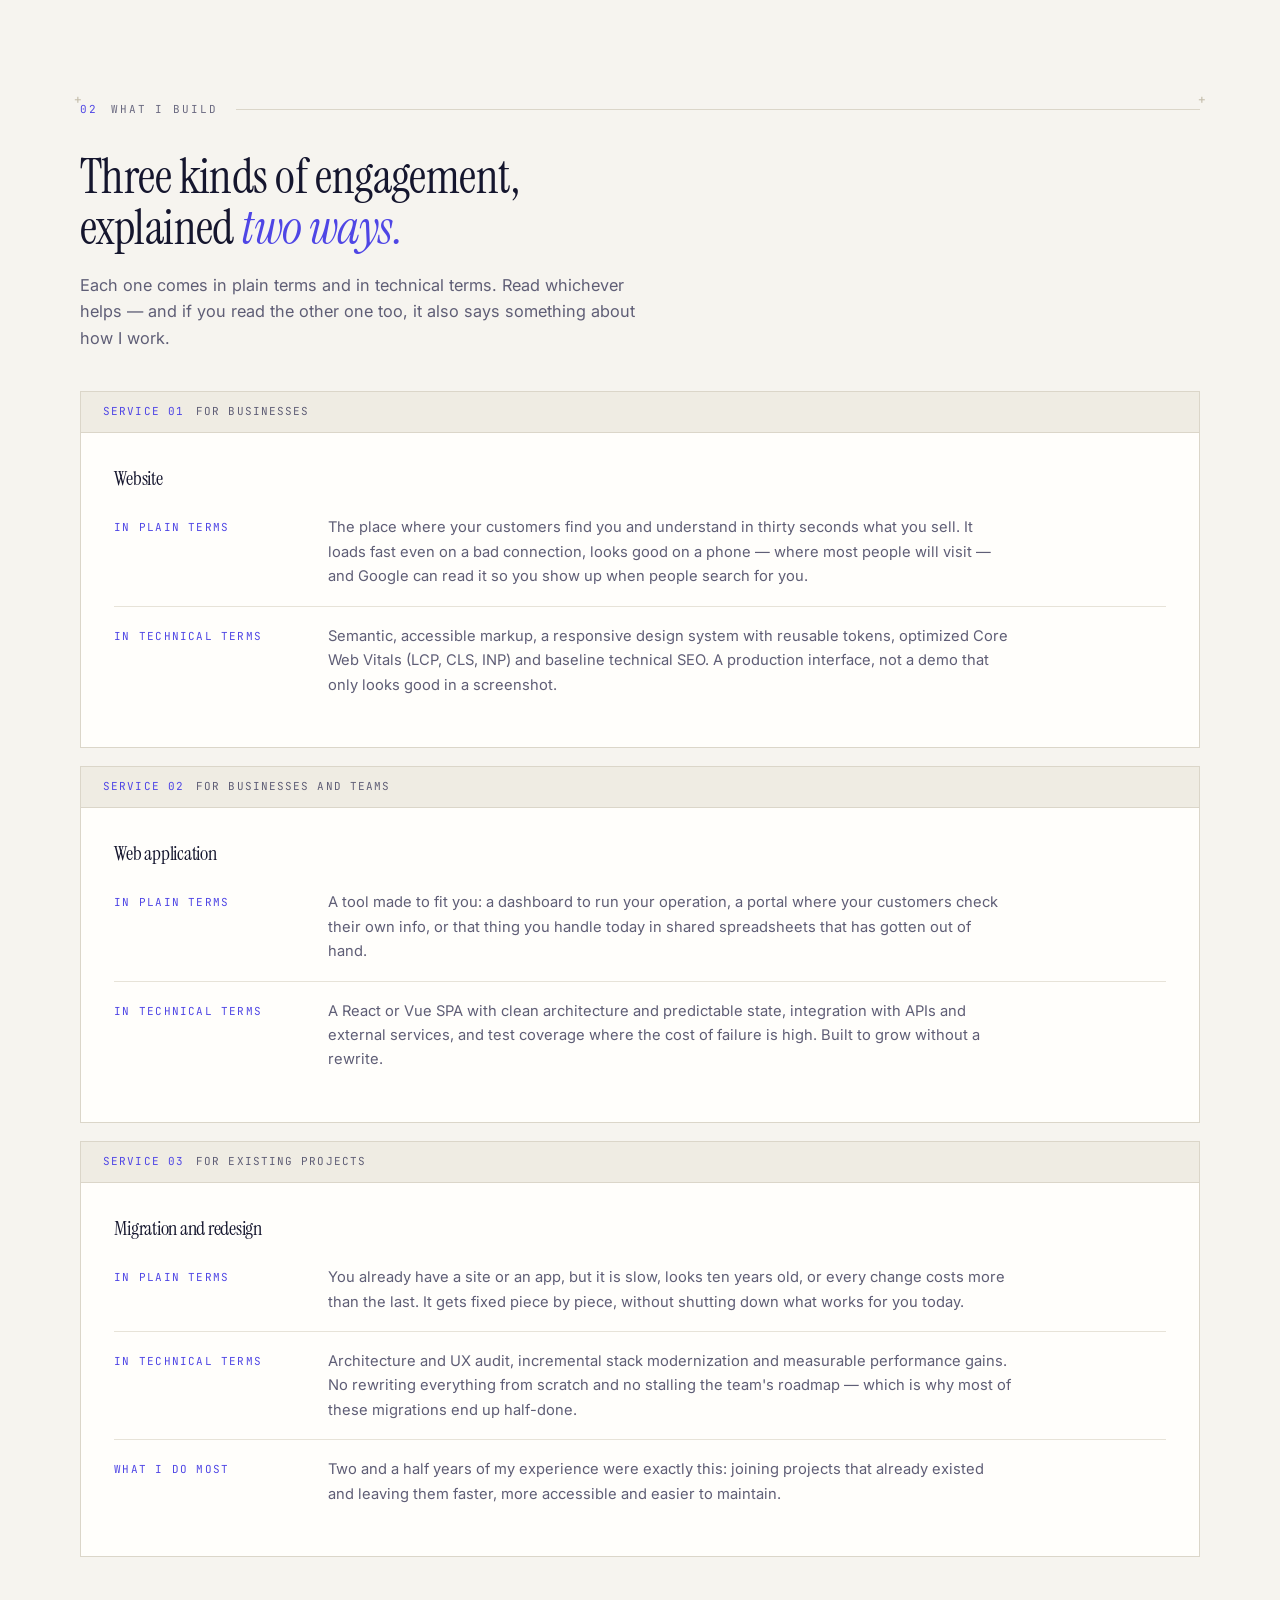
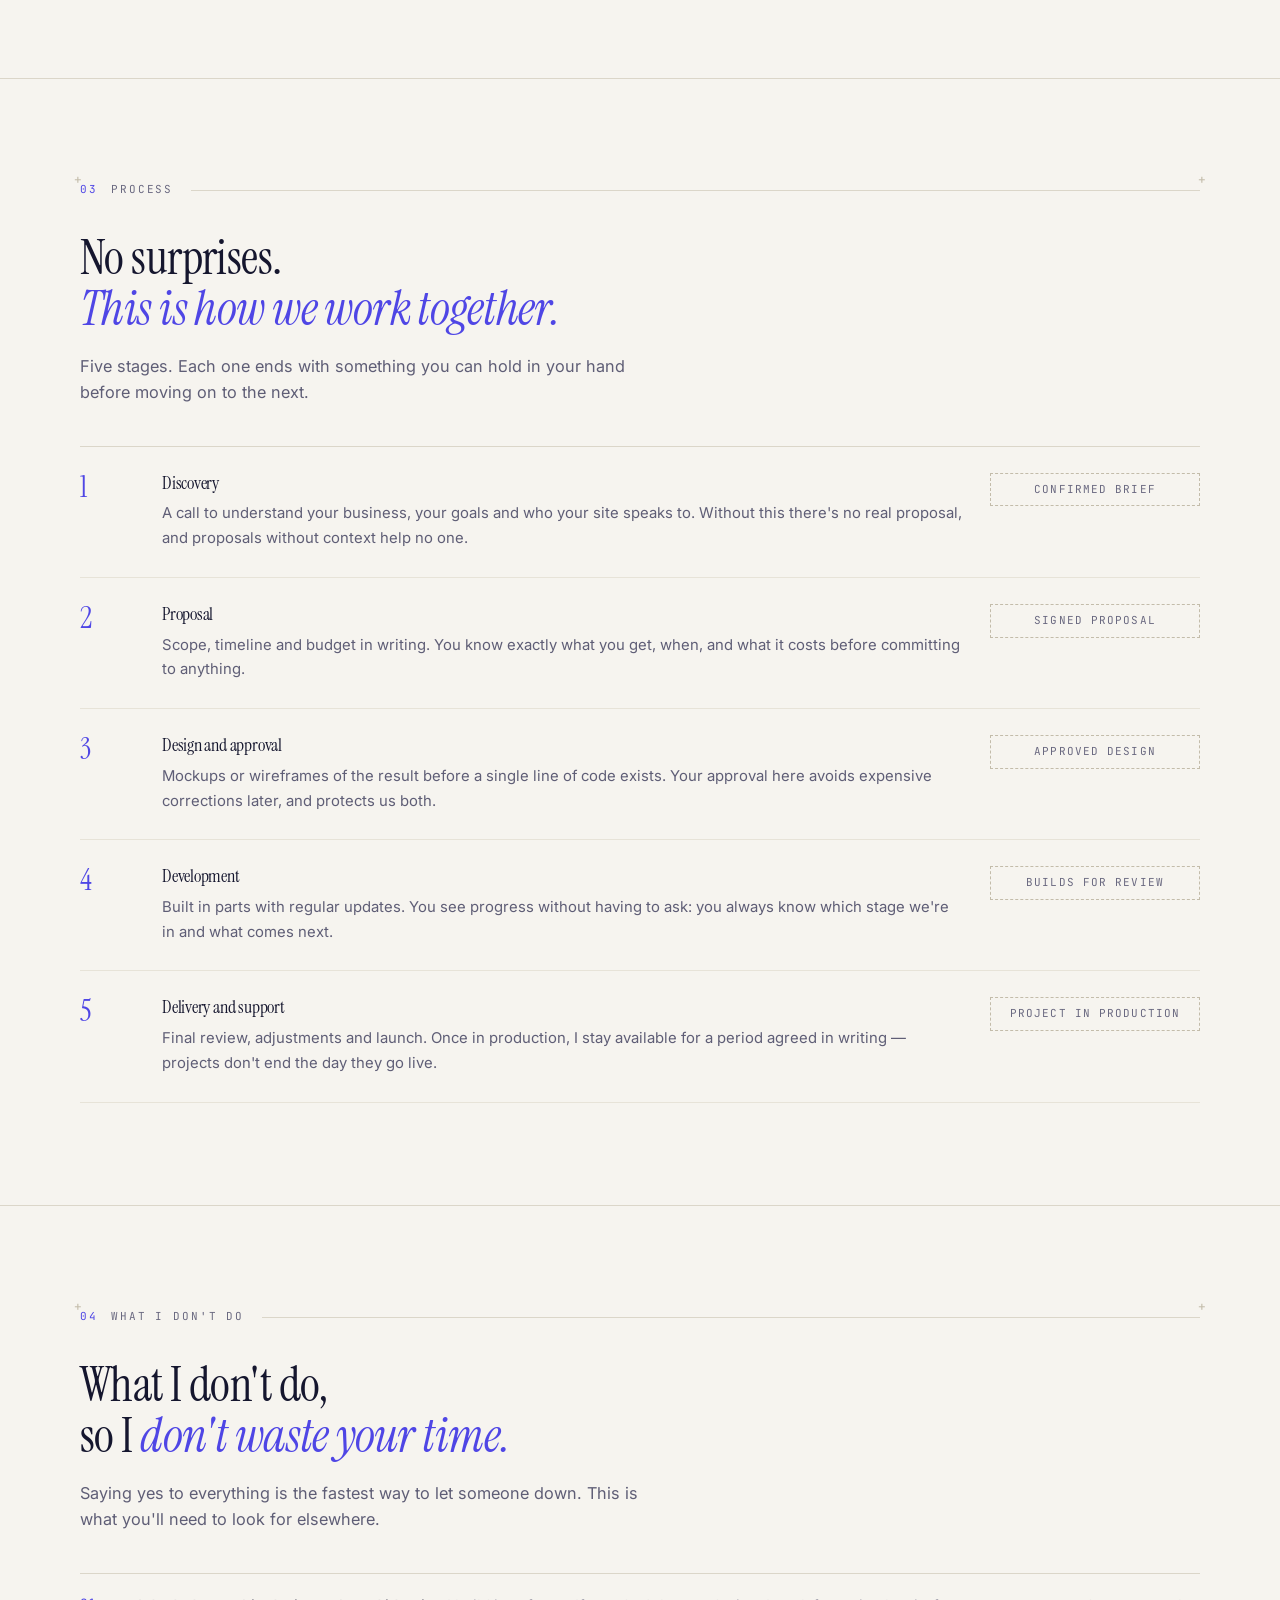
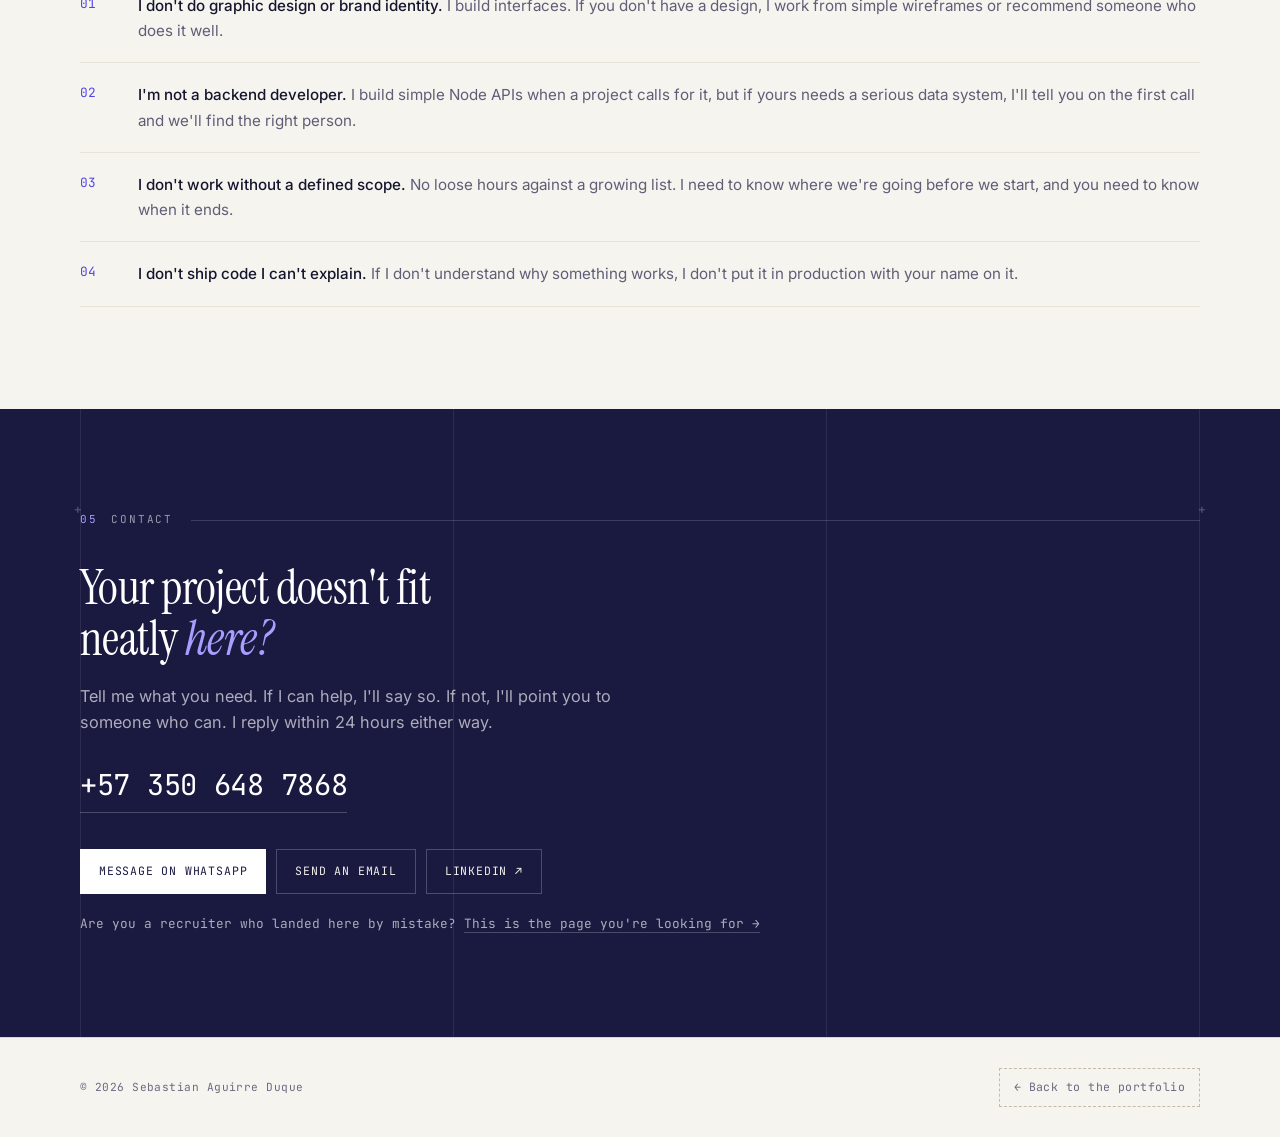
<file: servicios.html>
<!DOCTYPE html>
<html lang="es">
<head>
  <meta charset="UTF-8">
  <meta name="viewport" content="width=device-width, initial-scale=1.0, viewport-fit=cover">
  <title data-i18n="svc.meta_title">Servicios — Sebastian Aguirre Duque</title>
  <meta name="description" content="Desarrollo frontend por proyecto para negocios que necesitan su sitio bien hecho y para estudios que necesitan manos de frontend." data-i18n-content="svc.meta_description">
  <meta name="author" content="Sebastian Aguirre Duque">
  <meta name="robots" content="index, follow">
  <!-- TODO: update href to your deployed domain -->
  <link rel="canonical" href="https://sebastianaguirreduque.dev/servicios">

  <!-- Open Graph -->
  <meta property="og:type" content="website">
  <meta property="og:locale" content="es_CO">
  <meta property="og:locale:alternate" content="en_US">
  <meta property="og:title" content="Servicios — Sebastian Aguirre Duque" data-i18n-content="svc.meta_title">
  <meta property="og:description" content="Desarrollo frontend por proyecto, sin sorpresas: alcance claro por escrito, avance visible y entrega el día acordado." data-i18n-content="svc.og_description">
  <!-- Social preview card (1200×630), generated from og/og-servicios.html by og/render.sh.
       Must be an absolute public URL: update the domain together with the other TODOs. -->
  <meta property="og:image" content="https://sebastianaguirreduque.dev/assets/og-servicios.jpg">
  <meta property="og:image:type" content="image/jpeg">
  <meta property="og:image:width" content="1200">
  <meta property="og:image:height" content="630">
  <meta property="og:image:alt" content="Servicios de Sebastian Aguirre Duque: desarrollo frontend por proyecto, sin sorpresas.">
  <!-- TODO: update og:url to your deployed domain. hreflang: see the note in index.html <head> -->
  <meta property="og:url" content="https://sebastianaguirreduque.dev/servicios">

  <!-- Twitter Card -->
  <meta name="twitter:card" content="summary_large_image">
  <meta name="twitter:image" content="https://sebastianaguirreduque.dev/assets/og-servicios.jpg">
  <meta name="twitter:title" content="Servicios — Sebastian Aguirre Duque" data-i18n-content="svc.meta_title">
  <meta name="twitter:description" content="Desarrollo frontend por proyecto, sin sorpresas: alcance claro por escrito, avance visible y entrega el día acordado." data-i18n-content="svc.og_description">

  <link rel="icon" type="image/png" href="assets/sebastian-favicon.png">

  <!-- Before first paint: marks JS as available (.js) and applies the theme (key: sad-theme) -->
  <script>
    (function () {
      var r = document.documentElement, s = null;
      r.classList.add('js'); /* reveal/HUD/menu only hide things when JS is running */
      try { s = localStorage.getItem('sad-theme'); } catch (e) {}
      if (s === 'dark' || s === 'light') r.setAttribute('data-theme', s);
      else if (matchMedia('(prefers-color-scheme: dark)').matches) r.setAttribute('data-theme', 'dark');
    })();
  </script>

  <link rel="preconnect" href="https://fonts.googleapis.com">
  <link rel="preconnect" href="https://fonts.gstatic.com" crossorigin>
  <link href="https://fonts.googleapis.com/css2?family=Instrument+Serif:ital@0;1&family=Inter:wght@400;500;600&family=JetBrains+Mono:wght@400;500&display=swap" rel="stylesheet">

  <link rel="stylesheet" href="css/styles.css">
</head>
<body>

  <a href="#main-content" class="skip-link" data-i18n="common.skip">Saltar al contenido</a>

  <div class="rules" aria-hidden="true"><div class="rules-in"><i></i><i></i><i></i><i></i></div></div>
  <div class="hud" id="hud" aria-hidden="true">SEC <b>00</b> / 05 · SERVICIOS</div>

  <!-- ============================================================
       NAV — section numbers (data-n / <i>) must match the section heads
       ============================================================ -->
  <nav class="nav" id="nav" aria-label="Navegación principal" data-i18n-aria="common.nav_aria">
    <div class="wrap nav-in">
      <a href="./" class="brand" aria-label="Volver al portafolio" data-i18n-aria="svc.back_aria">Sebastian Aguirre Duque</a>
      <div class="nav-links">
        <a href="#clients" data-n="01" data-i18n="svc.nav_clients">Con quién trabajo</a>
        <a href="#build" data-n="02" data-i18n="svc.nav_build">Qué construyo</a>
        <a href="#process" data-n="03" data-i18n="svc.nav_process">Proceso</a>
        <a href="#limits" data-n="04" data-i18n="svc.nav_limits">Lo que no hago</a>
      </div>
      <div class="nav-right">
        <a class="back" href="./" data-i18n="svc.back">← Portafolio</a>
        <button type="button" class="ibtn" data-lang-toggle aria-label="Cambiar a inglés">EN</button>
        <button type="button" class="ibtn" id="theme" aria-label="Cambiar tema" data-i18n-aria="common.theme_aria">◐</button>
        <a class="navcta" href="#contact" data-i18n="common.cta">Hablemos</a>
        <button type="button" class="ibtn burger" id="burger" aria-label="Abrir menú" aria-expanded="false" aria-controls="mobnav" data-i18n-aria="common.menu_aria">≡</button>
      </div>
    </div>
    <div class="mobnav" id="mobnav">
      <div class="wrap">
        <a href="#clients"><span data-i18n="svc.nav_clients">Con quién trabajo</span><i>01</i></a>
        <a href="#build"><span data-i18n="svc.nav_build">Qué construyo</span><i>02</i></a>
        <a href="#process"><span data-i18n="svc.nav_process">Proceso</span><i>03</i></a>
        <a href="#limits"><span data-i18n="svc.nav_limits">Lo que no hago</span><i>04</i></a>
        <a href="#contact"><span data-i18n="common.nav_contact">Contacto</span><i>05</i></a>
        <a href="./"><span data-i18n="svc.back_long">← Volver al portafolio</span><i></i></a>
      </div>
    </div>
  </nav>

  <main id="main-content">

    <!-- ============================================================
         HERO
         ============================================================ -->
    <header class="hero" id="top" data-hud-key="svc.hud_top">
      <div class="wrap hero-grid">
        <div class="status"><span class="dot" aria-hidden="true"></span> <span data-i18n="svc.status">Agenda abierta para nuevos proyectos</span></div>
        <h1>
          <span class="ln"><span data-i18n-html="svc.h1_l1">Desarrollo frontend</span></span>
          <span class="ln"><span data-i18n-html="svc.h1_l2">por proyecto, <em>sin sorpresas.</em></span></span>
        </h1>
        <p class="hsub" data-i18n="svc.hsub">Trabajo con negocios que necesitan su sitio bien hecho y con estudios que necesitan manos de frontend en las que confiar. En los dos casos la promesa es la misma: alcance claro por escrito, avance visible y entrega el día que dije.</p>
        <div class="hcta">
          <a class="btn btn-p" href="#contact"><span data-i18n="svc.cta_project">Cuéntame tu proyecto</span> <span class="arr" aria-hidden="true">→</span></a>
          <a class="btn btn-g" href="./" data-i18n="svc.cta_work">Ver mi trabajo</a>
        </div>
        <div class="spec">
          <div class="srow srow--name"><span class="skey" data-i18n="common.spec_name_k">Nombre</span><span class="sval">Sebastian Aguirre Duque</span><span class="snote">Frontend Developer</span></div>
          <div class="srow"><span class="skey" data-i18n="common.spec_mode_k">Modalidad</span><span class="sval" data-i18n="common.spec_mode_v">Remoto</span><span class="snote">UTC−5 · Colombia</span></div>
          <div class="srow"><span class="skey" data-i18n="common.spec_lang_k">Idiomas</span><span class="sval">ES · EN</span><span class="snote" data-i18n="common.spec_lang_n">Profesional en ambos</span></div>
          <div class="srow"><span class="skey" data-i18n="svc.spec_reply_k">Respuesta</span><span class="sval" data-i18n="svc.spec_reply_v">Menos de 24 h</span><span class="snote" data-i18n="svc.spec_reply_n">Incluso si la respuesta es no</span></div>
          <div class="srow"><span class="skey" data-i18n="svc.spec_budget_k">Presupuesto</span><span class="sval" data-i18n="svc.spec_budget_v">Por proyecto</span><span class="snote" data-i18n="svc.spec_budget_n">Cerrado antes de empezar</span></div>
        </div>
      </div>
    </header>

    <!-- ============================================================
         01 · WHO I WORK WITH
         ============================================================ -->
    <section id="clients">
      <div class="wrap">
        <span class="plus tl" aria-hidden="true">+</span><span class="plus tr" aria-hidden="true">+</span>
        <div class="sechead rv">
          <div class="sechead-row"><span class="secnum">01</span><span class="secname" data-i18n="svc.nav_clients">Con quién trabajo</span></div>
          <div class="secrule"></div>
        </div>
        <div class="sec-intro rv">
          <h2 data-i18n-html="svc.clients_h2">Dos formas de entrar,<br><em>una sola de entregar.</em></h2>
          <p class="lead" data-i18n="svc.clients_lead">Los dos tipos de cliente que atiendo necesitan cosas distintas. Prefiero decirlo de frente antes de que leas una página escrita para el promedio de los dos.</p>
        </div>
        <div class="tracks rv">
          <div class="track">
            <span class="tk" data-i18n="svc.trackA_k">Modo A</span>
            <h3 data-i18n="svc.trackA_t">Directo con tu negocio</h3>
            <p data-i18n="svc.trackA_p">Tienes un negocio y necesitas que exista en internet — o que lo que ya tienes deje de dar problemas. No necesitas entender de frameworks: esa parte es mía. Lo que sí vas a notar es que el sitio abre rápido en el celular de tus clientes, que se ve bien en cualquier pantalla, que Google puede leerlo, y que cuando pidas un cambio te responde alguien.</p>
            <div class="who"><b data-i18n="svc.track_who">Suele ser</b><span data-i18n="svc.trackA_who">Comercios, consultorios, restaurantes, servicios profesionales y catálogos de producto.</span></div>
          </div>
          <div class="track">
            <span class="tk" data-i18n="svc.trackB_k">Modo B</span>
            <h3 data-i18n="svc.trackB_t">Como extensión de tu equipo</h3>
            <p data-i18n="svc.trackB_p">Eres un estudio o una agencia, tienes el diseño listo o el cliente conseguido, y te faltan manos de frontend. Entro en tu proceso, no al revés: tu stack, tu repositorio, tus convenciones. Entrego componentes que tu equipo pueda leer y mantener cuando yo ya no esté — que es la única definición de trabajo bien entregado que me parece honesta.</p>
            <div class="who"><b data-i18n="svc.track_who">Suele ser</b><span data-i18n="svc.trackB_who">Agencias de diseño, estudios, equipos de producto y desarrolladores que necesitan apoyo en frontend.</span></div>
          </div>
        </div>
      </div>
    </section>

    <!-- ============================================================
         02 · WHAT I BUILD
         ============================================================ -->
    <section id="build">
      <div class="wrap">
        <span class="plus tl" aria-hidden="true">+</span><span class="plus tr" aria-hidden="true">+</span>
        <div class="sechead rv">
          <div class="sechead-row"><span class="secnum">02</span><span class="secname" data-i18n="svc.nav_build">Qué construyo</span></div>
          <div class="secrule"></div>
        </div>
        <div class="sec-intro rv">
          <h2 data-i18n-html="svc.build_h2">Tres tipos de encargo,<br>explicados <em>en los dos idiomas.</em></h2>
          <p class="lead" data-i18n="svc.build_lead">Cada uno va en simple y en técnico. Lee el que te sirva — y si quieres ver el otro, también dice algo sobre cómo trabajo.</p>
        </div>

        <article class="svc-item rv">
          <div class="casebar"><span class="id" data-i18n="svc.s1_id">Servicio 01</span><span data-i18n="svc.s1_for">Para negocios</span></div>
          <div class="svc-body">
            <h3 data-i18n="svc.s1_t">Sitio web</h3>
            <div class="fields">
              <div class="field"><span class="fk" data-i18n="svc.simple">En simple</span><span class="fv" data-i18n="svc.s1_simple">El lugar donde tus clientes te encuentran y entienden en treinta segundos qué vendes. Que cargue rápido aunque la conexión esté mala, que se vea bien en el celular —donde va a entrar la mayoría— y que Google pueda leerlo para que aparezcas cuando te busquen.</span></div>
              <div class="field"><span class="fk" data-i18n="svc.technical">En técnico</span><span class="fv" data-i18n="svc.s1_tech">Marcado semántico y accesible, sistema de diseño responsivo con tokens reutilizables, Core Web Vitals optimizados (LCP, CLS, INP) y SEO técnico de base. Interfaz de producción, no una demo que se ve bien en una captura.</span></div>
            </div>
          </div>
        </article>

        <article class="svc-item rv">
          <div class="casebar"><span class="id" data-i18n="svc.s2_id">Servicio 02</span><span data-i18n="svc.s2_for">Para negocios y equipos</span></div>
          <div class="svc-body">
            <h3 data-i18n="svc.s2_t">Aplicación web</h3>
            <div class="fields">
              <div class="field"><span class="fk" data-i18n="svc.simple">En simple</span><span class="fv" data-i18n="svc.s2_simple">Una herramienta hecha a tu medida: un panel para administrar tu operación, un portal para que tus clientes consulten lo suyo, o eso que hoy resuelves en hojas de cálculo compartidas y ya se te salió de las manos.</span></div>
              <div class="field"><span class="fk" data-i18n="svc.technical">En técnico</span><span class="fv" data-i18n="svc.s2_tech">SPA en React o Vue con arquitectura limpia y estado predecible, integración con APIs y servicios externos, y cobertura de pruebas donde el costo de fallar es alto. Pensada para crecer sin reescribirse.</span></div>
            </div>
          </div>
        </article>

        <article class="svc-item rv">
          <div class="casebar"><span class="id" data-i18n="svc.s3_id">Servicio 03</span><span data-i18n="svc.s3_for">Para proyectos existentes</span></div>
          <div class="svc-body">
            <h3 data-i18n="svc.s3_t">Migración y rediseño</h3>
            <div class="fields">
              <div class="field"><span class="fk" data-i18n="svc.simple">En simple</span><span class="fv" data-i18n="svc.s3_simple">Ya tienes un sitio o una aplicación, pero va lento, se ve de hace diez años o cada cambio cuesta más que el anterior. Se arregla por partes, sin apagar lo que hoy te está funcionando.</span></div>
              <div class="field"><span class="fk" data-i18n="svc.technical">En técnico</span><span class="fv" data-i18n="svc.s3_tech">Auditoría de arquitectura y de experiencia, modernización incremental del stack y mejora medible de performance. Sin reescribir todo de cero ni frenar el roadmap del equipo — que es la razón por la que la mayoría de estas migraciones se quedan a medias.</span></div>
              <div class="field"><span class="fk" data-i18n="svc.s3_most_k">Es lo que más hago</span><span class="fv" data-i18n="svc.s3_most_v">Dos años y medio de mi experiencia fueron exactamente esto: entrar a proyectos que ya existían y dejarlos más rápidos, más accesibles y más fáciles de mantener.</span></div>
            </div>
          </div>
        </article>
      </div>
    </section>

    <!-- ============================================================
         03 · PROCESS — mirrored in the FAQPage JSON-LD below
         ============================================================ -->
    <section id="process">
      <div class="wrap">
        <span class="plus tl" aria-hidden="true">+</span><span class="plus tr" aria-hidden="true">+</span>
        <div class="sechead rv">
          <div class="sechead-row"><span class="secnum">03</span><span class="secname" data-i18n="svc.nav_process">Proceso</span></div>
          <div class="secrule"></div>
        </div>
        <div class="sec-intro rv">
          <h2 data-i18n-html="svc.process_h2">Sin sorpresas.<br><em>Así trabajo contigo.</em></h2>
          <p class="lead" data-i18n="svc.process_lead">Cinco etapas. Cada una termina en algo que puedes tener en la mano antes de pasar a la siguiente.</p>
        </div>
        <ol class="steps rv">
          <li class="step">
            <div class="no" aria-hidden="true">1</div>
            <div><h3 data-i18n="svc.p1_t">Descubrimiento</h3><p data-i18n="svc.p1_p">Una llamada para entender tu negocio, tus objetivos y a quién le habla tu sitio. Sin esto no hay propuesta real, y las propuestas sin contexto no le sirven a nadie.</p></div>
            <div class="deliver" data-i18n="svc.p1_d">Brief confirmado</div>
          </li>
          <li class="step">
            <div class="no" aria-hidden="true">2</div>
            <div><h3 data-i18n="svc.p2_t">Propuesta</h3><p data-i18n="svc.p2_p">Alcance, cronograma y presupuesto por escrito. Sabes exactamente qué recibes, cuándo y cuánto cuesta antes de comprometerte con nada.</p></div>
            <div class="deliver" data-i18n="svc.p2_d">Propuesta firmada</div>
          </li>
          <li class="step">
            <div class="no" aria-hidden="true">3</div>
            <div><h3 data-i18n="svc.p3_t">Diseño y aprobación</h3><p data-i18n="svc.p3_p">Mockups o wireframes del resultado antes de que exista una sola línea de código. Tu aprobación aquí evita las correcciones caras de después, y nos protege a los dos.</p></div>
            <div class="deliver" data-i18n="svc.p3_d">Diseño aprobado</div>
          </li>
          <li class="step">
            <div class="no" aria-hidden="true">4</div>
            <div><h3 data-i18n="svc.p4_t">Desarrollo</h3><p data-i18n="svc.p4_p">Construcción por partes con actualizaciones regulares. Ves el avance sin tener que preguntar: siempre sabes en qué etapa estamos y qué viene después.</p></div>
            <div class="deliver" data-i18n="svc.p4_d">Builds para revisión</div>
          </li>
          <li class="step">
            <div class="no" aria-hidden="true">5</div>
            <div><h3 data-i18n="svc.p5_t">Entrega y soporte</h3><p data-i18n="svc.p5_p">Revisión final, ajustes y lanzamiento. Ya en producción, quedo disponible durante un período acordado por escrito — los proyectos no terminan el día que salen en vivo.</p></div>
            <div class="deliver" data-i18n="svc.p5_d">Proyecto en producción</div>
          </li>
        </ol>
      </div>
    </section>

    <!-- ============================================================
         04 · WHAT I DON'T DO
         ============================================================ -->
    <section id="limits">
      <div class="wrap">
        <span class="plus tl" aria-hidden="true">+</span><span class="plus tr" aria-hidden="true">+</span>
        <div class="sechead rv">
          <div class="sechead-row"><span class="secnum">04</span><span class="secname" data-i18n="svc.nav_limits">Lo que no hago</span></div>
          <div class="secrule"></div>
        </div>
        <div class="sec-intro rv">
          <h2 data-i18n-html="svc.limits_h2">Lo que no hago,<br>para <em>no hacerte perder tiempo.</em></h2>
          <p class="lead" data-i18n="svc.limits_lead">Decir que sí a todo es la forma más rápida de quedarle mal a alguien. Esto es lo que vas a tener que buscar en otra parte.</p>
        </div>
        <ul class="nolist rv">
          <li><span aria-hidden="true">01</span><div data-i18n-html="svc.no1"><strong>No hago diseño gráfico ni identidad de marca.</strong> Construyo interfaces. Si no tienes diseño, trabajo con wireframes sencillos o te recomiendo a alguien que lo haga bien.</div></li>
          <li><span aria-hidden="true">02</span><div data-i18n-html="svc.no2"><strong>No soy backend.</strong> Hago APIs sencillas en Node cuando el proyecto lo pide, pero si lo tuyo necesita un sistema de datos serio, te lo digo desde la primera llamada y buscamos a quien corresponda.</div></li>
          <li><span aria-hidden="true">03</span><div data-i18n-html="svc.no3"><strong>No trabajo sin alcance definido.</strong> Nada de horas sueltas contra una lista que crece. Necesito saber a dónde vamos antes de empezar, y tú necesitas saber cuándo termina.</div></li>
          <li><span aria-hidden="true">04</span><div data-i18n-html="svc.no4"><strong>No entrego código que no pueda explicar.</strong> Si no entiendo por qué algo funciona, no lo pongo en producción con tu nombre encima.</div></li>
        </ul>
      </div>
    </section>

    <!-- ============================================================
         05 · CONTACT (dark band)
         ============================================================ -->
    <section id="contact" class="band">
      <div class="bandrules" aria-hidden="true"><div class="rules-in"><i></i><i></i><i></i><i></i></div></div>
      <div class="wrap">
        <span class="plus tl" aria-hidden="true">+</span><span class="plus tr" aria-hidden="true">+</span>
        <div class="sechead rv">
          <div class="sechead-row"><span class="secnum">05</span><span class="secname" data-i18n="common.nav_contact">Contacto</span></div>
          <div class="secrule"></div>
        </div>
        <div class="contact-body rv">
          <h2 data-i18n-html="svc.contact_h2">¿Tu proyecto no encaja<br>exactamente <em>aquí?</em></h2>
          <p class="lead" data-i18n="svc.contact_lead">Cuéntame lo que necesitas. Si puedo ayudarte, te lo digo. Si no, te oriento hacia quien puede. Respondo en menos de 24 horas en cualquiera de los dos casos.</p>
          <a class="mail" href="https://wa.me/573506487868" target="_blank" rel="noopener">+57 350 648 7868</a>
          <div class="cbtns">
            <a class="cbtn solid" href="https://wa.me/573506487868" target="_blank" rel="noopener" data-i18n="svc.contact_wa_btn">Escribir por WhatsApp</a>
            <a class="cbtn" href="mailto:sadw621@gmail.com" data-i18n="common.send_mail">Enviar correo</a>
            <a class="cbtn" href="https://www.linkedin.com/in/sebastian-aguirre-duque-05b9b082" target="_blank" rel="noopener">LinkedIn ↗</a>
          </div>
          <p class="wa"><span data-i18n="svc.contact_recruiter">¿Eres reclutador y llegaste aquí por error?</span> <a href="./" data-i18n="svc.contact_recruiter_link">Esta es la página que buscas →</a></p>
        </div>
      </div>
    </section>

  </main>

  <footer>
    <div class="wrap foot">
      <span>© <span data-year>2026</span> Sebastian Aguirre Duque</span>
      <a class="svc" href="./" data-i18n="svc.back_long">← Volver al portafolio</a>
    </div>
  </footer>

  <script type="module" src="js/main.js"></script>

  <!-- Structured data — SEO & AEO. FAQPage mirrors the visible services/process copy: keep in sync -->
  <!-- TODO: replace all "sebastianaguirreduque.dev" with your deployed domain -->
  <script type="application/ld+json">
  {
    "@context": "https://schema.org",
    "@graph": [
      {
        "@type": "ProfessionalService",
        "@id": "https://sebastianaguirreduque.dev/servicios#service",
        "name": "Desarrollo Frontend — Sebastian Aguirre Duque",
        "description": "Desarrollo frontend por proyecto: sitios web, aplicaciones web y migración y rediseño. Para negocios directamente o como extensión de estudios y agencias.",
        "url": "https://sebastianaguirreduque.dev/servicios",
        "provider": { "@id": "https://sebastianaguirreduque.dev/#person" },
        "serviceType": [
          "Website Development",
          "Web Application Development",
          "Frontend Migration",
          "Frontend Redesign"
        ],
        "areaServed": "Worldwide",
        "availableLanguage": ["es", "en"],
        "telephone": "+573506487868",
        "email": "sadw621@gmail.com",
        "availableChannel": {
          "@type": "ServiceChannel",
          "serviceUrl": "https://wa.me/573506487868"
        }
      },
      {
        "@type": "FAQPage",
        "mainEntity": [
          {
            "@type": "Question",
            "name": "¿Qué servicios de desarrollo web ofrece Sebastian Aguirre Duque?",
            "acceptedAnswer": {
              "@type": "Answer",
              "text": "Tres tipos de encargo: (1) Sitio web — marcado semántico y accesible, diseño responsivo, Core Web Vitals optimizados y SEO técnico de base; (2) Aplicación web — SPA en React o Vue con arquitectura limpia, estado predecible, integración con APIs y pruebas donde el costo de fallar es alto; (3) Migración y rediseño — auditoría, modernización incremental del stack y mejora medible de performance sin reescribir todo de cero."
            }
          },
          {
            "@type": "Question",
            "name": "¿Con qué tipo de clientes trabaja Sebastian Aguirre Duque?",
            "acceptedAnswer": {
              "@type": "Answer",
              "text": "De dos formas: directo con negocios (comercios, consultorios, restaurantes, servicios profesionales, catálogos de producto) o como extensión del equipo de estudios, agencias y equipos de producto, trabajando dentro de su stack, repositorio y convenciones."
            }
          },
          {
            "@type": "Question",
            "name": "¿Cómo es el proceso de trabajo de Sebastian Aguirre Duque?",
            "acceptedAnswer": {
              "@type": "Answer",
              "text": "Cinco etapas, cada una con un entregable: (1) Descubrimiento — brief confirmado; (2) Propuesta — alcance, cronograma y presupuesto por escrito; (3) Diseño y aprobación — mockups o wireframes antes de escribir código; (4) Desarrollo — construcción por partes con builds para revisión; (5) Entrega y soporte — lanzamiento y soporte durante un período acordado por escrito."
            }
          },
          {
            "@type": "Question",
            "name": "¿Qué no hace Sebastian Aguirre Duque?",
            "acceptedAnswer": {
              "@type": "Answer",
              "text": "No hace diseño gráfico ni identidad de marca, no desarrolla sistemas backend complejos (solo APIs sencillas en Node), no trabaja sin alcance definido y no entrega código que no pueda explicar."
            }
          },
          {
            "@type": "Question",
            "name": "¿Cómo contratar a Sebastian Aguirre Duque para un proyecto?",
            "acceptedAnswer": {
              "@type": "Answer",
              "text": "Por WhatsApp al +57 350 648 7868, por correo a sadw621@gmail.com o por LinkedIn. Responde en menos de 24 horas, incluso si la respuesta es que no puede ayudar. El presupuesto es por proyecto y se cierra antes de empezar."
            }
          },
          {
            "@type": "Question",
            "name": "¿En qué idiomas trabaja Sebastian Aguirre Duque?",
            "acceptedAnswer": {
              "@type": "Answer",
              "text": "En español e inglés, a nivel profesional en ambos. Trabaja en remoto desde Colombia (UTC−5)."
            }
          }
        ]
      }
    ]
  }
  </script>
</body>
</html>
</file>
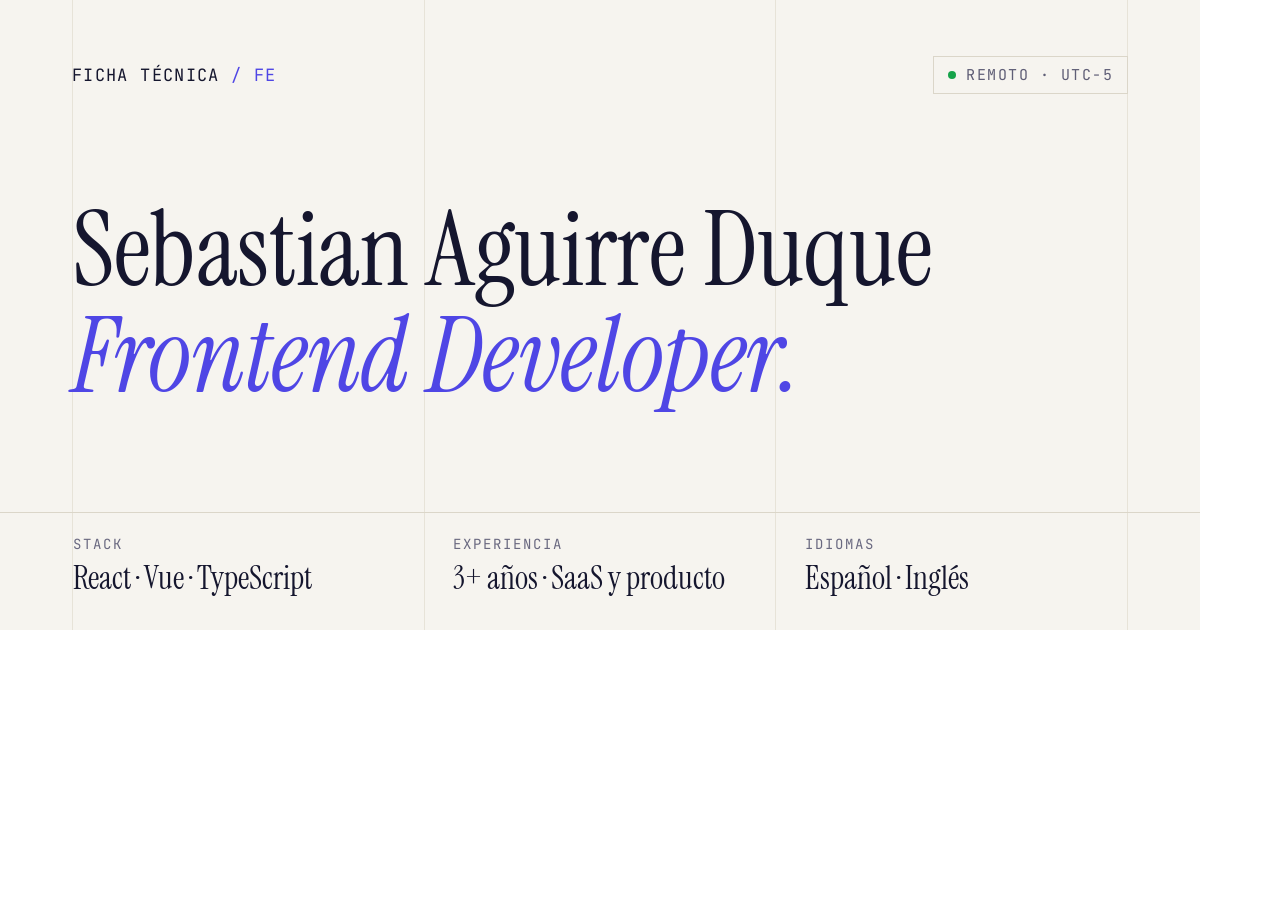
<file: og/og-home.html>
<!DOCTYPE html>
<html lang="es">
<head>
  <meta charset="UTF-8">
  <meta name="robots" content="noindex">
  <title>og-home — social preview template</title>
  <!-- Template for assets/og-home.jpg (1200×630). Re-render with og/render.sh after editing. -->
  <link rel="preconnect" href="https://fonts.googleapis.com">
  <link rel="preconnect" href="https://fonts.gstatic.com" crossorigin>
  <link href="https://fonts.googleapis.com/css2?family=Instrument+Serif:ital@0;1&family=Inter:wght@400;500&family=JetBrains+Mono:wght@400;500&display=block" rel="stylesheet">
  <link rel="stylesheet" href="og-card.css">
</head>
<body>
  <div class="card">
    <div class="grid" aria-hidden="true"><i></i><i></i><i></i><i></i></div>
    <div class="top">
      <span>Ficha técnica <span class="fe">/ FE</span></span>
      <span class="status"><span class="dot"></span>Remoto · UTC−5</span>
    </div>
    <h1 class="title">
      <span class="l1">Sebastian Aguirre Duque</span>
      <em>Frontend Developer.</em>
    </h1>
    <div class="spec">
      <div><b>Stack</b><span>React · Vue · TypeScript</span></div>
      <div><b>Experiencia</b><span>3+ años · SaaS y producto</span></div>
      <div><b>Idiomas</b><span>Español · Inglés</span></div>
    </div>
  </div>
</body>
</html>
</file>
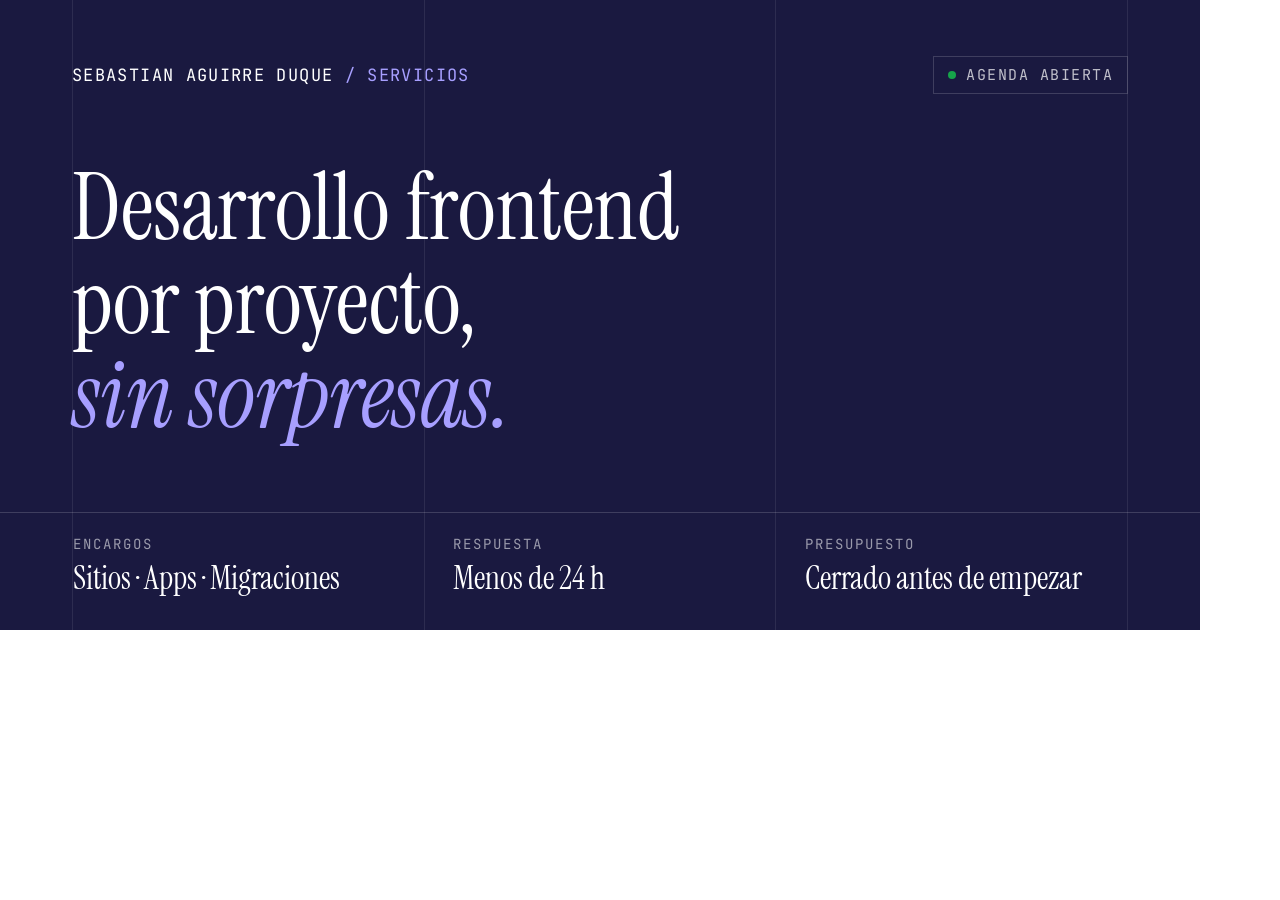
<file: og/og-servicios.html>
<!DOCTYPE html>
<html lang="es">
<head>
  <meta charset="UTF-8">
  <meta name="robots" content="noindex">
  <title>og-servicios — social preview template</title>
  <!-- Template for assets/og-servicios.jpg (1200×630). Re-render with og/render.sh after editing. -->
  <link rel="preconnect" href="https://fonts.googleapis.com">
  <link rel="preconnect" href="https://fonts.gstatic.com" crossorigin>
  <link href="https://fonts.googleapis.com/css2?family=Instrument+Serif:ital@0;1&family=Inter:wght@400;500&family=JetBrains+Mono:wght@400;500&display=block" rel="stylesheet">
  <link rel="stylesheet" href="og-card.css">
</head>
<body>
  <div class="card card--deep">
    <div class="grid" aria-hidden="true"><i></i><i></i><i></i><i></i></div>
    <div class="top">
      <span>Sebastian Aguirre Duque <span class="fe">/ Servicios</span></span>
      <span class="status"><span class="dot"></span>Agenda abierta</span>
    </div>
    <h1 class="title">
      <span class="l1">Desarrollo frontend<br>por proyecto,</span>
      <em>sin sorpresas.</em>
    </h1>
    <div class="spec">
      <div><b>Encargos</b><span>Sitios · Apps · Migraciones</span></div>
      <div><b>Respuesta</b><span>Menos de 24 h</span></div>
      <div><b>Presupuesto</b><span>Cerrado antes de empezar</span></div>
    </div>
  </div>
</body>
</html>
</file>
<file: css/styles.css>
/* ============================================================
   sebastianaguirreduque.dev — design system ("Ficha técnica")
   Shared by index.html and servicios.html.

   Built MOBILE FIRST. The base (no media query) is the full phone
   version. Three layers are added on top with min-width, never
   max-width:

     640px   sm   the nav CTA fits
     768px   md   the vertical grid appears; tables open to columns
     900px   lg   three-column grids
    1100px   xl   full horizontal menu (the full name needs the room)

   Rule when editing: if a media query comes out as max-width, the
   style is in the wrong layer. Move it to the base.

   Fonts are loaded via <link> in each page's <head> (preconnect +
   display=swap): Instrument Serif, Inter, JetBrains Mono.
   ============================================================ */

/* ---------- tokens ---------- */
:root{
  --bg:#F6F4EF; --surface:#FFFEFB; --surface-2:#EFECE3;
  --ink:#15162E; --muted:#5F5E76; --faint:#6A6980;   /* --faint is at 4.84:1 — do not lighten */
  --line:#DBD6C9; --line-soft:#E7E3D8; --line-strong:#C3BCAA;
  --accent:#4F46E5; --accent-soft:#ECEAFE; --chip-pri-ink:#3A32B8;
  --deep:#1A1940;
  --ok:#16A34A;
  --shot-shadow:0 -2px 46px -16px rgba(20,20,60,.32);   /* screenshot lift inside .media */

  /* dark bands (Experience, Contact) — same in both themes */
  --band-ink:#F2F0EA; --band-head:#fff; --band-accent:#A79FFF;
  --band-muted:rgba(255,255,255,.72); --band-lead:rgba(255,255,255,.64);
  --band-faint:rgba(255,255,255,.5);  --band-label:rgba(255,255,255,.56);   /* ≥5.6:1 on --deep (was .42 → 3.98:1) */
  --band-line:rgba(255,255,255,.13);  --band-rule:rgba(255,255,255,.16);
  --band-grid:rgba(255,255,255,.085);
  --band-mark:rgba(255,255,255,.28);   /* + marks, list dashes (decorative) */
  --band-edge:rgba(255,255,255,.22);   /* outline buttons, underlines */
  --band-edge-hover:rgba(255,255,255,.45); --band-hover:rgba(255,255,255,.08);
  --band-solid:#fff; --band-solid-hover:#E8E5FF;
  --on-accent:#fff;

  --fs-label:.6875rem;   /* 11px floor for mono labels/meta — nothing functional goes below it */
  --maxw:1200px;
  --pad:20px;            /* container padding — grows at md */
  --serif:'Instrument Serif',Georgia,serif;
  --sans:'Inter',-apple-system,BlinkMacSystemFont,sans-serif;
  --mono:'JetBrains Mono',ui-monospace,Menlo,monospace;

  --ease-out:cubic-bezier(.22,1,.36,1);   /* everything that enters, rises or moves */
  --ease-ping:cubic-bezier(0,0,.2,1);     /* only the availability dot */

  /* notch / home-bar devices (relies on viewport-fit=cover) */
  --safe-area-top:env(safe-area-inset-top,0px);
  --safe-area-right:env(safe-area-inset-right,0px);
  --safe-area-bottom:env(safe-area-inset-bottom,0px);
  --safe-area-left:env(safe-area-inset-left,0px);

  color-scheme:light;
}
html[data-theme="dark"]{
  --bg:#0F0F22; --surface:#171734; --surface-2:#1D1D40;
  --ink:#F3F1EB; --muted:#A8A7C2; --faint:#908FA8;
  --line:#2A2A52; --line-soft:#222246; --line-strong:#3C3C6E;
  --accent:#9089FB; --accent-soft:#232150; --chip-pri-ink:#C3BEFF;
  --deep:#1C1B48;   /* raised band: lighter than --bg so the band rhythm stays visible */
  color-scheme:dark;
}

/* ---------- base ---------- */
*{box-sizing:border-box;margin:0;padding:0}
html{scroll-behavior:smooth;scroll-padding-top:72px}
body{
  background:var(--bg);color:var(--ink);font-family:var(--sans);font-size:15.5px;line-height:1.62;
  -webkit-font-smoothing:antialiased;transition:background .4s,color .4s;overflow-x:hidden;
}
::selection{background:var(--accent);color:var(--on-accent)}
a{color:inherit;text-decoration:none}
img{max-width:100%}
.wrap{
  max-width:var(--maxw);margin:0 auto;position:relative;
  padding-left:max(var(--pad),var(--safe-area-left));
  padding-right:max(var(--pad),var(--safe-area-right));
}

h1,h2,h3{font-family:var(--serif);font-weight:400;line-height:1.06;letter-spacing:-.012em}
h1{font-size:clamp(2.6rem,6vw,4.7rem)}
h2{font-size:clamp(1.9rem,4vw,3rem)}
h3{font-size:1.28rem;line-height:1.22}
em{font-style:italic;color:var(--accent)}
.lead{font-size:1.02rem;color:var(--muted);max-width:58ch}

/* ---------- accessibility ---------- */
.skip-link{
  position:absolute;left:var(--pad);top:-100px;z-index:100;padding:10px 16px;
  background:var(--ink);color:var(--bg);font-family:var(--mono);font-size:.72rem;
  letter-spacing:.07em;text-transform:uppercase;transition:top .22s var(--ease-out);
}
.skip-link:focus{top:12px}
:focus-visible{outline:2px solid var(--accent);outline-offset:2px}
.band :focus-visible{outline-color:var(--band-accent)}

/* ---------- vertical grid (signature of the system) ----------
   Hidden on phones: there is no width for it to add anything. */
.rules,.bandrules{display:none}
.rules-in{width:100%;max-width:var(--maxw);padding:0 var(--pad);display:flex;justify-content:space-between}
.rules-in i{display:block;width:1px;background:var(--line-soft);height:100%}
.rules-in i:nth-child(2),.rules-in i:nth-child(3){display:none}
.bandrules .rules-in i{background:var(--band-grid)}
header.hero,section,footer{position:relative;z-index:1}
section>.wrap{z-index:1}

/* ---------- HUD (section indicator) ---------- */
.hud{
  display:none;position:fixed;z-index:60;
  right:calc(18px + var(--safe-area-right));bottom:calc(18px + var(--safe-area-bottom));
  font-family:var(--mono);font-size:var(--fs-label);letter-spacing:.1em;text-transform:uppercase;color:var(--faint);
  background:var(--bg);background:color-mix(in srgb,var(--bg) 88%,transparent);
  border:1px solid var(--line);padding:7px 11px;backdrop-filter:blur(8px);
}
.hud b{color:var(--accent);font-weight:500}

/* ---------- nav ---------- */
nav.nav{
  position:sticky;top:0;z-index:50;padding-top:var(--safe-area-top);
  background:var(--bg);background:color-mix(in srgb,var(--bg) 86%,transparent);
  backdrop-filter:blur(14px);border-bottom:1px solid transparent;transition:border-color .3s;
}
nav.nav.stuck{border-bottom-color:var(--line)}
.nav-in{display:flex;align-items:center;justify-content:space-between;height:64px;gap:12px}
/* brand may wrap to two lines on the narrowest phones (320px) so the controls never get pushed off-screen */
.brand{font-family:var(--mono);font-size:.7rem;letter-spacing:.06em;line-height:1.35;text-transform:uppercase;min-width:0}
.nav-links{display:none;gap:26px;font-family:var(--mono);font-size:.72rem;letter-spacing:.05em;color:var(--muted);text-transform:uppercase}
.nav-links a{position:relative;white-space:nowrap;transition:color .2s}
.nav-links a::before{content:attr(data-n);color:var(--faint);margin-right:5px;font-size:var(--fs-label)}
.nav-links a:hover{color:var(--accent)}
/* current section (set from the HUD observer in main.js) */
.nav-links a[aria-current]{color:var(--ink)}
.nav-links a[aria-current]::before{color:var(--accent)}
.nav-right{display:flex;align-items:center;gap:8px;flex:none}
/* without JS the toggles, menu and HUD can't work: don't show dead controls */
html:not(.js) .ibtn,html:not(.js) .hud,html:not(.js) .media[data-placeholder]{display:none}
.ibtn{position:relative;width:32px;height:32px;display:grid;place-items:center;border:1px solid var(--line-strong);background:none;border-radius:50%;
  color:var(--muted);cursor:pointer;font-family:var(--mono);font-size:.72rem;transition:all .2s}
/* invisible 44px touch area around the 32px circle */
.ibtn::after{content:'';position:absolute;inset:-6px}
.ibtn:hover{border-color:var(--accent);color:var(--accent)}
.navcta{display:none;font-family:var(--mono);font-size:.7rem;letter-spacing:.06em;text-transform:uppercase;
  background:var(--ink);color:var(--bg);padding:9px 15px;transition:opacity .2s}
.navcta:hover{opacity:.85}
.back{display:none;white-space:nowrap;font-family:var(--mono);font-size:.7rem;letter-spacing:.07em;text-transform:uppercase;color:var(--muted);transition:color .2s}
.back:hover{color:var(--accent)}

/* drop-down menu: the default, not an add-on */
.burger{display:grid;font-size:.95rem}
.mobnav{display:none;border-top:1px solid var(--line);background:var(--bg)}
.mobnav.open{display:block}
.mobnav a{display:flex;justify-content:space-between;align-items:center;padding:15px 0;
  border-bottom:1px solid var(--line-soft);font-family:var(--mono);font-size:.78rem;
  letter-spacing:.08em;text-transform:uppercase}
.mobnav a:last-child{border-bottom:none}
.mobnav a i{font-style:normal;color:var(--accent);font-size:var(--fs-label)}

/* ---------- section structure ---------- */
section{padding:clamp(64px,8vw,104px) 0;border-top:1px solid var(--line)}
.plus{display:none;position:absolute;font-family:var(--mono);font-size:.8rem;color:var(--line-strong);line-height:1;user-select:none;pointer-events:none}
.plus.tl{left:34px;top:-7px}.plus.tr{right:34px;top:-7px}
.sechead{display:grid;grid-template-columns:auto 1fr;gap:18px;align-items:center;margin-bottom:34px}
.sechead-row{display:flex;align-items:center;gap:14px}
.secnum{font-family:var(--mono);font-size:var(--fs-label);letter-spacing:.14em;color:var(--accent)}
.secname{font-family:var(--mono);font-size:var(--fs-label);letter-spacing:.17em;text-transform:uppercase;color:var(--faint)}
.secrule{height:1px;background:var(--line)}
.sec-intro{margin-bottom:40px}
.sec-intro--wide{margin-bottom:46px}
.sec-intro .lead,.contact-body .lead{margin-top:18px}

/* scroll reveal — fires once (see js/main.js) */
/* hidden state only applies when JS is running (html.js set inline in <head>), so content never stays invisible */
.js .rv{opacity:0;transform:translateY(22px);transition:opacity .7s var(--ease-out),transform .7s var(--ease-out)}
.js .rv.in{opacity:1;transform:none}

/* ---------- hero ---------- */
header.hero{padding:clamp(54px,8vw,96px) 0 clamp(44px,6vw,74px)}
.status{display:inline-flex;align-items:center;gap:8px;font-family:var(--mono);font-size:var(--fs-label);
  letter-spacing:.1em;text-transform:uppercase;color:var(--muted);border:1px solid var(--line);
  padding:6px 12px;margin-bottom:28px}
.dot{width:6px;height:6px;border-radius:50%;background:var(--ok);position:relative;flex:none}
.dot::after{content:'';position:absolute;inset:0;border-radius:50%;background:var(--ok);animation:ping 2.2s var(--ease-ping) infinite}
@keyframes ping{0%{transform:scale(1);opacity:.7}75%,100%{transform:scale(2.8);opacity:0}}

/* headline lines rise from under their mask — .ln is the mask, the span the moving part */
h1 .ln{display:block;overflow:hidden}
/* on phones a headline line may wrap; balance it so no word is left alone */
h1 .ln>span{text-wrap:balance}
h1 .ln>span{display:block;transform:translateY(105%);animation:rise .9s var(--ease-out) forwards}
h1 .ln:nth-child(2)>span{animation-delay:.09s}
h1 .ln:nth-child(3)>span{animation-delay:.18s}
h1 .ln:nth-child(4)>span{animation-delay:.27s}
@keyframes rise{to{transform:translateY(0)}}

/* these start at opacity 0 — removing the animation without the opacity hides them forever */
.hsub{margin-top:26px;color:var(--muted);max-width:54ch;opacity:0;animation:fade .7s ease .45s forwards}
.hcta{margin-top:32px;display:flex;flex-wrap:wrap;gap:10px;align-items:center;opacity:0;animation:fade .7s ease .6s forwards}
@keyframes fade{to{opacity:1}}

.btn{display:inline-flex;align-items:center;gap:8px;font-family:var(--mono);font-size:.74rem;letter-spacing:.07em;
  text-transform:uppercase;padding:13px 20px;border:1px solid transparent;transition:all .22s;cursor:pointer}
.btn-p{background:var(--ink);color:var(--bg)}

.btn-g{border-color:var(--line-strong);color:var(--ink)}
.btn-g:hover{border-color:var(--accent);color:var(--accent)}
.btn .arr{transition:transform .22s}.btn:hover .arr{transform:translateX(3px)}
.ilinks{display:flex;gap:16px;margin-left:8px;font-family:var(--mono);font-size:.72rem;color:var(--muted)}
.ilinks a{padding:12px 0;text-decoration:underline;text-decoration-color:var(--line-strong);text-underline-offset:4px;transition:color .2s,text-decoration-color .2s}
.ilinks a:hover{color:var(--accent);text-decoration-color:var(--accent)}
/* phones only: the nav's "Hablemos" is hidden below sm, so contact lives here */
.ilinks-contact{color:var(--accent)}

/* spec table: stacked on phones */
.spec{margin-top:clamp(40px,5vw,64px);border-top:1px solid var(--line);opacity:0;animation:fade .7s ease .75s forwards}
.srow{display:grid;grid-template-columns:1fr;gap:3px;padding:12px 0;border-bottom:1px solid var(--line-soft)}
.skey{font-family:var(--mono);font-size:var(--fs-label);letter-spacing:.13em;text-transform:uppercase;color:var(--faint)}
.sval{font-family:var(--serif);font-size:1.22rem}
.srow--name .sval{font-size:1.5rem;line-height:1.15}
.snote{font-family:var(--mono);font-size:var(--fs-label);color:var(--muted)}

/* ---------- project cards ---------- */
.case{border:1px solid var(--line);background:var(--surface);margin-bottom:22px;transition:border-color .3s,transform .3s}

.casebar{display:flex;align-items:center;justify-content:space-between;gap:14px;flex-wrap:wrap;
  padding:11px 22px;border-bottom:1px solid var(--line);background:var(--surface-2);
  font-family:var(--mono);font-size:var(--fs-label);letter-spacing:.1em;text-transform:uppercase;color:var(--muted)}
.casebar .id{color:var(--accent)}
.casebar .st{display:inline-flex;align-items:center;gap:7px}
.media{position:relative;background:var(--surface-2);border-bottom:1px solid var(--line);padding:16px 16px 0;max-height:240px;overflow:hidden}
.media img{width:100%;height:auto;display:block;border:1px solid var(--line);border-bottom:none;
  box-shadow:var(--shot-shadow);transition:transform .6s var(--ease-out);transform-origin:top center}

/* frame waiting for a screenshot */
/* frame waiting for a screenshot: the img keeps its reserved box (no layout jump when it fails)
   and the note is laid over it */
.media .ph{display:none}
.media[data-placeholder] img{aspect-ratio:2560/1600}
.media.empty img{visibility:hidden}
.media.empty .ph{
  position:absolute;inset:16px 16px 16px;padding:16px;
  display:grid;place-content:center;gap:9px;text-align:center;
  border:1px dashed var(--line-strong);background:
    repeating-linear-gradient(135deg,transparent 0 11px,color-mix(in srgb,var(--line) 42%,transparent) 11px 12px);
}
/* show the whole shot: no height cap, framed on all four sides */
.media.media--full{max-height:none;padding-bottom:16px}
.media--full img{border-bottom:1px solid var(--line)}
.media.empty .ph b{font-family:var(--mono);font-size:.7rem;letter-spacing:.13em;text-transform:uppercase;color:var(--accent);font-weight:400}
.media.empty .ph span{font-family:var(--mono);font-size:var(--fs-label);color:var(--muted);line-height:1.8}

.casebody{padding:clamp(24px,3vw,38px)}
.casebody h3{margin-bottom:7px}
.oneline{color:var(--muted);font-size:.95rem;margin-bottom:28px}
.fields{display:grid;grid-template-columns:1fr}
.field{display:grid;grid-template-columns:1fr;gap:7px;align-items:start;
  padding:15px 0;border-top:1px solid var(--line-soft)}
.field:first-child{border-top:none;padding-top:2px}
.fk{font-family:var(--mono);font-size:var(--fs-label);letter-spacing:.11em;text-transform:uppercase;color:var(--accent);padding-top:4px}
.fv{font-size:.92rem;color:var(--muted);line-height:1.66;max-width:76ch}
.field--role .fv{color:var(--ink);font-weight:500}
.tags{display:flex;flex-wrap:wrap;gap:6px;margin-top:28px;padding-top:22px;border-top:1px solid var(--line-soft);list-style:none}
.tag{font-family:var(--mono);font-size:var(--fs-label);padding:4px 9px;border:1px solid var(--line);color:var(--muted)}
.tag::before{content:'[';color:var(--line-strong);margin-right:3px}
.tag::after{content:']';color:var(--line-strong);margin-left:3px}
.note{display:flex;gap:10px;margin-top:18px;padding:11px 13px;border:1px dashed var(--line-strong);
  font-size:.82rem;color:var(--muted)}
.clink{display:inline-flex;align-items:center;gap:7px;margin-top:14px;padding:8px 0;font-family:var(--mono);
  font-size:.72rem;letter-spacing:.07em;text-transform:uppercase;color:var(--accent)}
.clink .arr{transition:transform .2s}.clink:hover .arr{transform:translate(3px,-3px)}

/* ---------- dark band (Experience, Contact) ----------
   The band covers the fixed grid, so each band carries its own
   .bandrules copy inside — that is not optional. */
.band{background:var(--deep);color:var(--band-ink);border-top:none}
.band h2{color:var(--band-head)}
.band em{color:var(--band-accent)}
.band .secname{color:var(--band-label)}
.band .secnum{color:var(--band-accent)}
.band .secrule{background:var(--band-rule)}
.band .plus{color:var(--band-mark)}
.band .lead{color:var(--band-lead)}

/* timeline */
.timeline{margin-top:8px}
.job{display:grid;grid-template-columns:1fr;gap:14px;padding:30px 0;border-top:1px solid var(--band-line)}
.job:last-child{border-bottom:1px solid var(--band-line)}
.jmeta{font-family:var(--mono);font-size:var(--fs-label);line-height:1.9;color:var(--band-faint);letter-spacing:.04em}
.jmeta .on{color:var(--band-accent)}
.job h3{color:var(--band-head);margin-bottom:3px}
.jco{color:var(--band-accent);font-size:.92rem;margin-bottom:16px;font-family:var(--mono);letter-spacing:.03em}
.job ul{list-style:none;display:grid;gap:8px;margin-top:13px}
.job .jco+ul{margin-top:0}
.job li{position:relative;padding-left:20px;font-size:.91rem;color:var(--band-muted);line-height:1.6}
.job li::before{content:'—';position:absolute;left:0;color:var(--band-mark)}

/* ---------- traits ---------- */
.traits{display:grid;grid-template-columns:1fr;border:1px solid var(--line);background:var(--surface)}
.trait{padding:30px;border-bottom:1px solid var(--line);transition:background .3s}
.trait:last-child{border-bottom:none}

.trait h3{font-size:1.1rem;margin-bottom:9px}
.trait p{font-size:.89rem;color:var(--muted);line-height:1.63}

/* ---------- stack ---------- */
.tier{display:grid;grid-template-columns:1fr;gap:12px;padding:24px 0;border-bottom:1px solid var(--line-soft)}
.tier:first-of-type{border-top:1px solid var(--line)}
.tl-k{font-family:var(--mono);font-size:var(--fs-label);letter-spacing:.13em;text-transform:uppercase;color:var(--accent);margin-bottom:5px}
.tl-d{font-size:.8rem;color:var(--faint);line-height:1.5}
.chips{display:flex;flex-wrap:wrap;gap:7px;align-content:flex-start;list-style:none}
.chip{padding:6px 12px;font-size:.82rem;border:1px solid var(--line);background:var(--surface);transition:all .2s}

.chip.pri{background:var(--accent-soft);border-color:transparent;color:var(--chip-pri-ink)}
.also{margin-top:26px;font-size:.84rem;color:var(--faint);line-height:1.7}

/* ---------- services page: two working modes (stacked first) ---------- */
.tracks{display:grid;grid-template-columns:1fr;border:1px solid var(--line);background:var(--surface)}
.track{padding:clamp(26px,3vw,40px);border-bottom:1px solid var(--line)}
.track:last-child{border-bottom:none}
.track .tk{font-family:var(--mono);font-size:var(--fs-label);letter-spacing:.13em;text-transform:uppercase;color:var(--accent);display:block;margin-bottom:16px}
.track h3{margin-bottom:12px}
.track p{font-size:.94rem;color:var(--muted);line-height:1.68}
.track .who{margin-top:20px;padding-top:16px;border-top:1px solid var(--line-soft);font-size:.84rem;color:var(--faint);line-height:1.6}
.track .who b{font-family:var(--mono);font-size:var(--fs-label);letter-spacing:.12em;text-transform:uppercase;color:var(--faint);font-weight:400;display:block;margin-bottom:5px}

/* ---------- services page: offering cards ---------- */
.svc-item{border:1px solid var(--line);background:var(--surface);margin-bottom:18px}
.svc-item .casebar{justify-content:flex-start;gap:12px}
.svc-body{padding:clamp(22px,2.6vw,34px)}
.svc-body h3{margin-bottom:22px}

/* ---------- services page: process (deliverable under the text on phones) ---------- */
.steps{border-top:1px solid var(--line);list-style:none}
.step{display:grid;grid-template-columns:40px 1fr;gap:16px;padding:26px 0;
  border-bottom:1px solid var(--line-soft);align-items:start}
.step .no{font-family:var(--serif);font-size:1.9rem;color:var(--accent);line-height:.9}
.step h3{font-size:1.12rem;margin-bottom:7px}
.step p{font-size:.93rem;color:var(--muted);line-height:1.66}
.step .deliver{grid-column:2;justify-self:start;font-family:var(--mono);font-size:var(--fs-label);
  letter-spacing:.1em;text-transform:uppercase;color:var(--faint);
  border:1px dashed var(--line-strong);padding:7px 11px;text-align:center}

/* ---------- services page: what I don't do ---------- */
.nolist{display:grid;gap:0;border-top:1px solid var(--line);list-style:none}
.nolist li{display:grid;grid-template-columns:26px 1fr;gap:12px;padding:19px 0;
  border-bottom:1px solid var(--line-soft);font-size:.95rem;color:var(--muted);line-height:1.66}
.nolist li>span{font-family:var(--mono);font-size:.8rem;color:var(--accent)}
.nolist strong{color:var(--ink);font-weight:500}

/* ---------- contact ---------- */
/* contact address in mono: JetBrains Mono draws 1 / l / I distinctly, so it can be copied by eye */
.mail{display:inline-block;font-family:var(--mono);font-size:clamp(1.15rem,2.7vw,1.8rem);letter-spacing:-.01em;margin:26px 0 6px;
  color:var(--band-head);border-bottom:1px solid var(--band-edge);padding-bottom:4px;transition:border-color .3s;
  overflow-wrap:anywhere}
.mail:hover{border-color:var(--band-accent)}
.cbtns{display:flex;flex-wrap:wrap;gap:10px;margin-top:30px}
.cbtn{font-family:var(--mono);font-size:.72rem;letter-spacing:.07em;text-transform:uppercase;
  display:inline-flex;align-items:center;min-height:44px;padding:12px 18px;border:1px solid var(--band-edge);transition:all .22s}
.cbtn:hover{background:var(--band-hover);border-color:var(--band-edge-hover)}
.cbtn.solid{background:var(--band-solid);color:var(--deep);border-color:var(--band-solid)}
.cbtn.solid:hover{background:var(--band-solid-hover)}
.wa{margin-top:20px;font-family:var(--mono);font-size:.8rem;color:var(--band-lead)}   /* WhatsApp is a primary path: ≥7:1 */
.wa a{border-bottom:1px solid var(--band-edge)}

/* ---------- footer ---------- */
footer{padding:30px 0 calc(30px + var(--safe-area-bottom));border-top:1px solid var(--line)}
.foot{display:flex;flex-wrap:wrap;gap:16px;justify-content:space-between;align-items:center;
  font-family:var(--mono);font-size:.7rem;color:var(--faint);letter-spacing:.04em}
.svc{padding:9px 14px;border:1px dashed var(--line-strong);transition:all .2s;font-size:.72rem}
.svc:hover{border-color:var(--accent);color:var(--accent);border-style:solid}

/* ============================================================
   sm — 640px · the nav CTA fits
   ============================================================ */
@media(min-width:640px){
  .nav-in{gap:24px}
  .brand{font-size:.78rem;white-space:nowrap}
  .ilinks-contact{display:none}
  .navcta{display:block}
  .back{display:inline}
  .nolist li{grid-template-columns:40px 1fr;gap:18px}
}

/* ============================================================
   md — 768px · the grid appears; tables open up
   ============================================================ */
@media(min-width:768px){
  :root{--pad:40px}

  .rules{display:flex;position:fixed;inset:0;z-index:0;pointer-events:none;justify-content:center}
  .bandrules{display:flex;position:absolute;inset:0;z-index:0;pointer-events:none;justify-content:center}
  .plus{display:block}

  .srow{grid-template-columns:150px 1fr auto;gap:20px;align-items:baseline;padding:13px 0}
  .snote{text-align:right;padding-right:14px}

  .media{padding:30px 30px 0;max-height:390px}
  .media.media--full{padding-bottom:30px}
  .media.empty .ph{inset:30px 30px 30px}

  .field{grid-template-columns:186px 1fr;gap:28px;padding:17px 0}
  .tier{grid-template-columns:200px 1fr;gap:26px}
}

/* ============================================================
   lg — 900px · three-column grids
   ============================================================ */
@media(min-width:900px){
  .rules-in i:nth-child(2),.rules-in i:nth-child(3){display:block}

  /* hero snaps to the vertical grid: text on columns 1–2, the spec
     sheet as a side panel starting exactly on the 2/3 rule */
  .hero-grid{display:grid;grid-template-columns:repeat(3,minmax(0,1fr))}
  .hero-grid>*{grid-column:1 / span 2}
  .hero-grid>.status{justify-self:start}
  .hero-grid>.spec{grid-column:3;grid-row:1 / span 4;align-self:end;margin-top:0;padding-left:28px;border-top:none}
  .hero-grid .srow:first-child{border-top:1px solid var(--line)}
  .hero-grid .srow{grid-template-columns:1fr;gap:3px;padding:12px 0}
  .hero-grid .snote{text-align:left;padding-right:0}

  .job{grid-template-columns:230px 1fr;gap:34px}

  .traits{grid-template-columns:repeat(3,1fr)}
  .trait{border-bottom:none;border-right:1px solid var(--line)}
  .trait:last-child{border-right:none}

  .tracks{grid-template-columns:1fr 1fr}
  .track{border-bottom:none;border-right:1px solid var(--line)}
  .track:last-child{border-right:none}

  .step{grid-template-columns:56px 1fr 210px;gap:26px}
  .step .deliver{grid-column:auto;justify-self:stretch}
}

/* ============================================================
   xl — 1100px · full horizontal menu
   Below this, brand + links + actions don't fit on one line.
   The "← Portfolio" link waits for 1280px: brand, mobile menu
   and footer already lead back.
   ============================================================ */
@media(min-width:1100px){
  .nav-links{display:flex;gap:22px}
  .burger{display:none}
  .mobnav.open{display:none}
  .back{display:none}
}
@media(min-width:1280px){
  .nav-links{gap:26px}
  .back{display:inline}
}

/* ---------- hover-capable pointers only ----------
   Lifts and color shifts confirm interactivity with a mouse; on touch
   they would stick after a tap, so they are not declared there. */
@media(hover:hover){
  .btn-p:hover,.btn-g:hover,.cbtn:hover{transform:translateY(-2px)}
  .case:hover{border-color:var(--line-strong);transform:translateY(-2px)}
  .case:hover .media img{transform:scale(1.012)}
  .trait:hover{background:var(--surface-2)}
  .chip:hover{border-color:var(--accent);color:var(--accent)}
}

/* HUD needs width (md) and vertical room: not on landscape phones */
@media(min-width:768px) and (min-height:560px){
  .hud{display:block}
}

/* ---------- reduced motion ----------
   Killing durations is not enough: the initial states must be undone
   by hand or the headline stays under its mask and the rest invisible.
   When adding new motion, add it here too. */
@media(prefers-reduced-motion:reduce){
  *,*::before,*::after{animation-duration:.01ms!important;animation-iteration-count:1!important;transition-duration:.01ms!important}
  html{scroll-behavior:auto}
  h1 .ln>span{transform:none}
  .hsub,.hcta,.spec{opacity:1}
  .js .rv{opacity:1;transform:none}
}
</file>
<file: og/og-card.css>
/* Social preview cards (og:image) — 1200×630, rendered to JPG by og/render.sh.
   Same tokens as css/styles.css; kept standalone so the cards stay pixel-stable. */
:root{
  --bg:#F6F4EF; --ink:#15162E; --muted:#5F5E76; --faint:#6A6980;
  --line:#DBD6C9; --line-soft:#E7E3D8; --accent:#4F46E5; --ok:#16A34A;
  --grid:var(--line-soft);
  --serif:'Instrument Serif',Georgia,serif;
  --sans:'Inter',-apple-system,BlinkMacSystemFont,sans-serif;
  --mono:'JetBrains Mono',ui-monospace,Menlo,monospace;
  --pad:72px;
}
.card--deep{
  --title:92px;
  --bg:#1A1940; --ink:#FFFFFF; --muted:rgba(255,255,255,.72); --faint:rgba(255,255,255,.56);
  --line:rgba(255,255,255,.16); --accent:#A79FFF; --grid:rgba(255,255,255,.085);
}
*{box-sizing:border-box;margin:0;padding:0}
html,body{width:1200px;height:630px;overflow:hidden}
body{-webkit-font-smoothing:antialiased}

.card{position:relative;width:1200px;height:630px;background:var(--bg);color:var(--ink);font-family:var(--sans);
  padding:56px var(--pad) 0;display:grid;grid-template-rows:auto 1fr auto}

/* the site's vertical grid: four 1px rules on the content edges and thirds */
.grid{position:absolute;inset:0 var(--pad);display:flex;justify-content:space-between;pointer-events:none}
.grid i{width:1px;height:100%;background:var(--grid)}

.top,.title,.spec{position:relative;z-index:1}
.top{display:flex;justify-content:space-between;align-items:center;
  font-family:var(--mono);font-size:17px;letter-spacing:.08em;text-transform:uppercase;color:var(--ink)}
.top .fe{color:var(--accent)}
.top .status{display:inline-flex;align-items:center;gap:10px;color:var(--muted);font-size:15px;letter-spacing:.1em;
  border:1px solid var(--line);padding:8px 14px}
.top .dot{width:8px;height:8px;border-radius:50%;background:var(--ok)}

.title{align-self:center;font-family:var(--serif);font-weight:400;letter-spacing:-.012em;line-height:1.02}
.title .l1{display:block;font-size:var(--title,104px)}
.title em{display:block;font-size:var(--title,104px);font-style:italic;color:var(--accent)}

/* spec strip: three cells snapped to the grid thirds */
.spec{display:grid;grid-template-columns:repeat(3,1fr);margin:0 calc(var(--pad) * -1);padding:0 var(--pad);
  border-top:1px solid var(--line)}
.spec div{padding:22px 28px 34px;border-left:1px solid transparent}
.spec div:first-child{padding-left:0}
.spec b{display:block;font-family:var(--mono);font-weight:400;font-size:14px;letter-spacing:.14em;text-transform:uppercase;color:var(--faint);margin-bottom:8px}
.spec span{font-family:var(--serif);font-size:32px;line-height:1.1}
</file>
